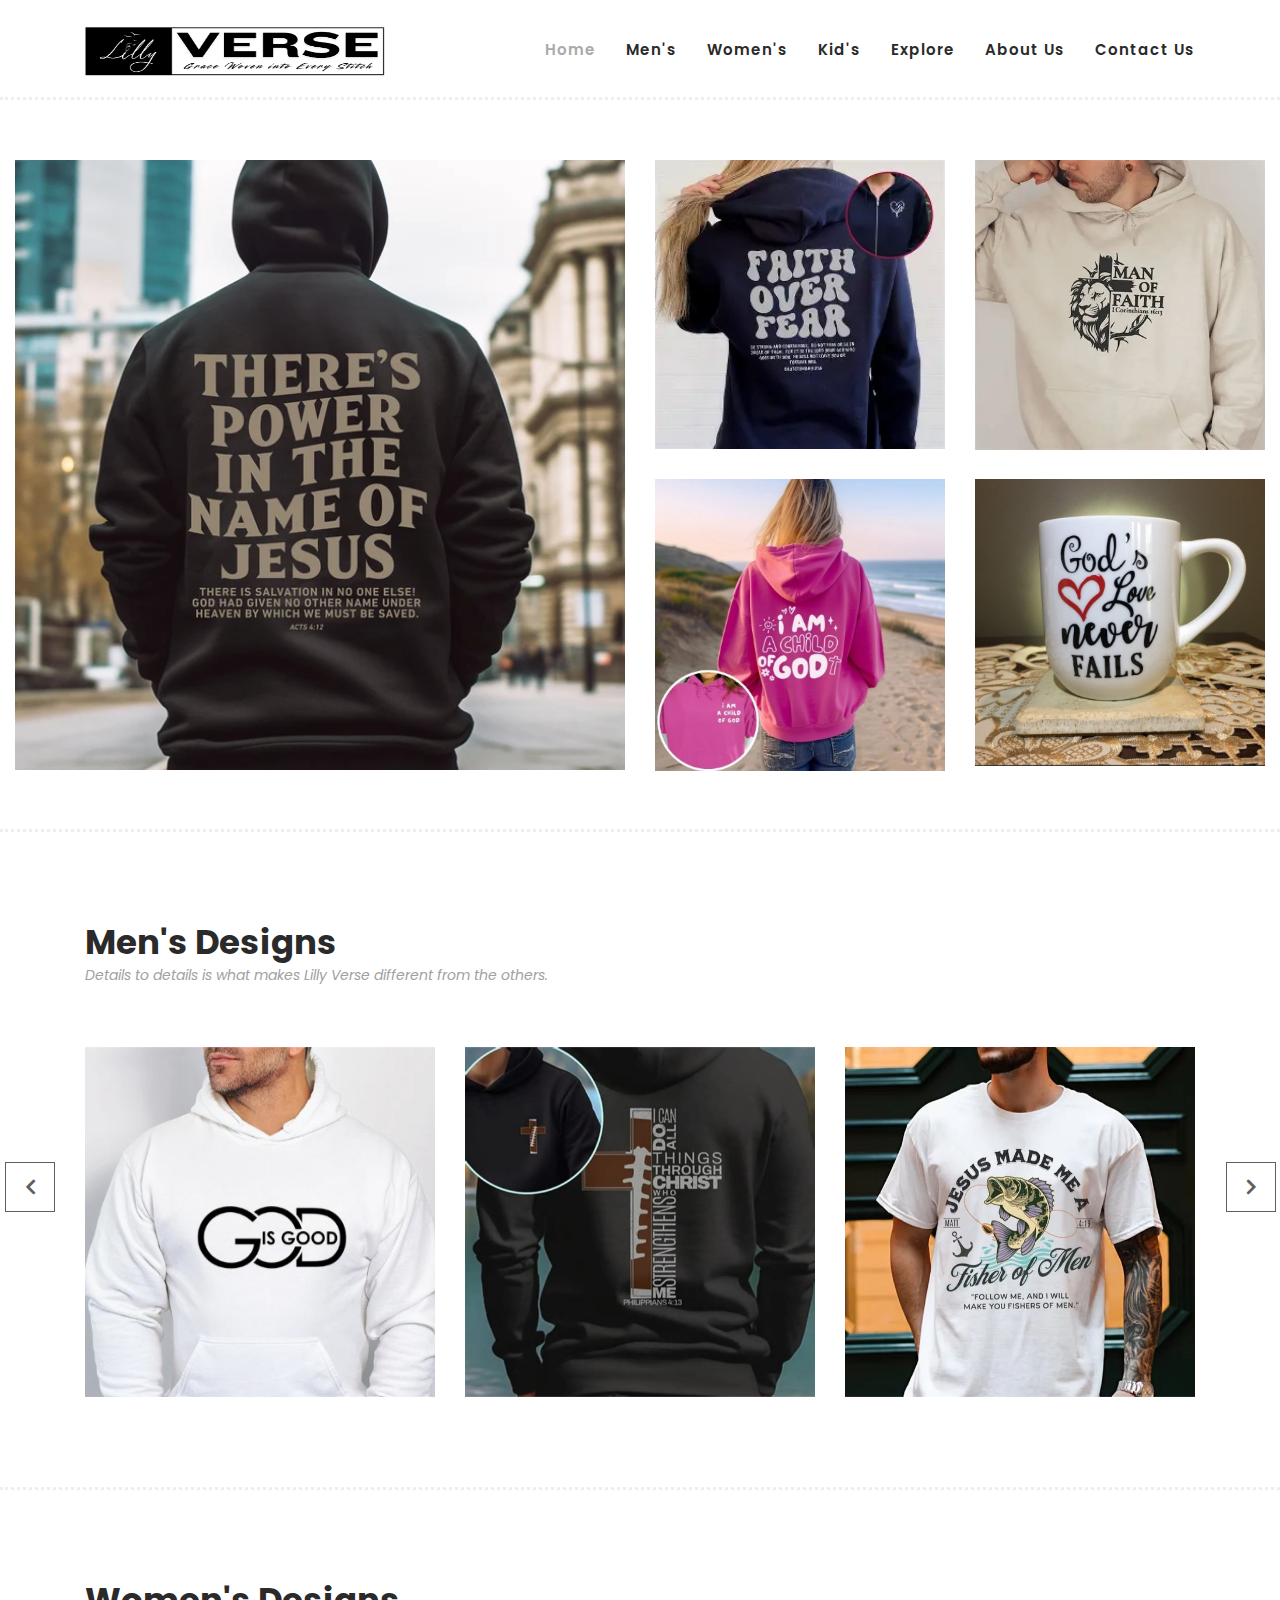
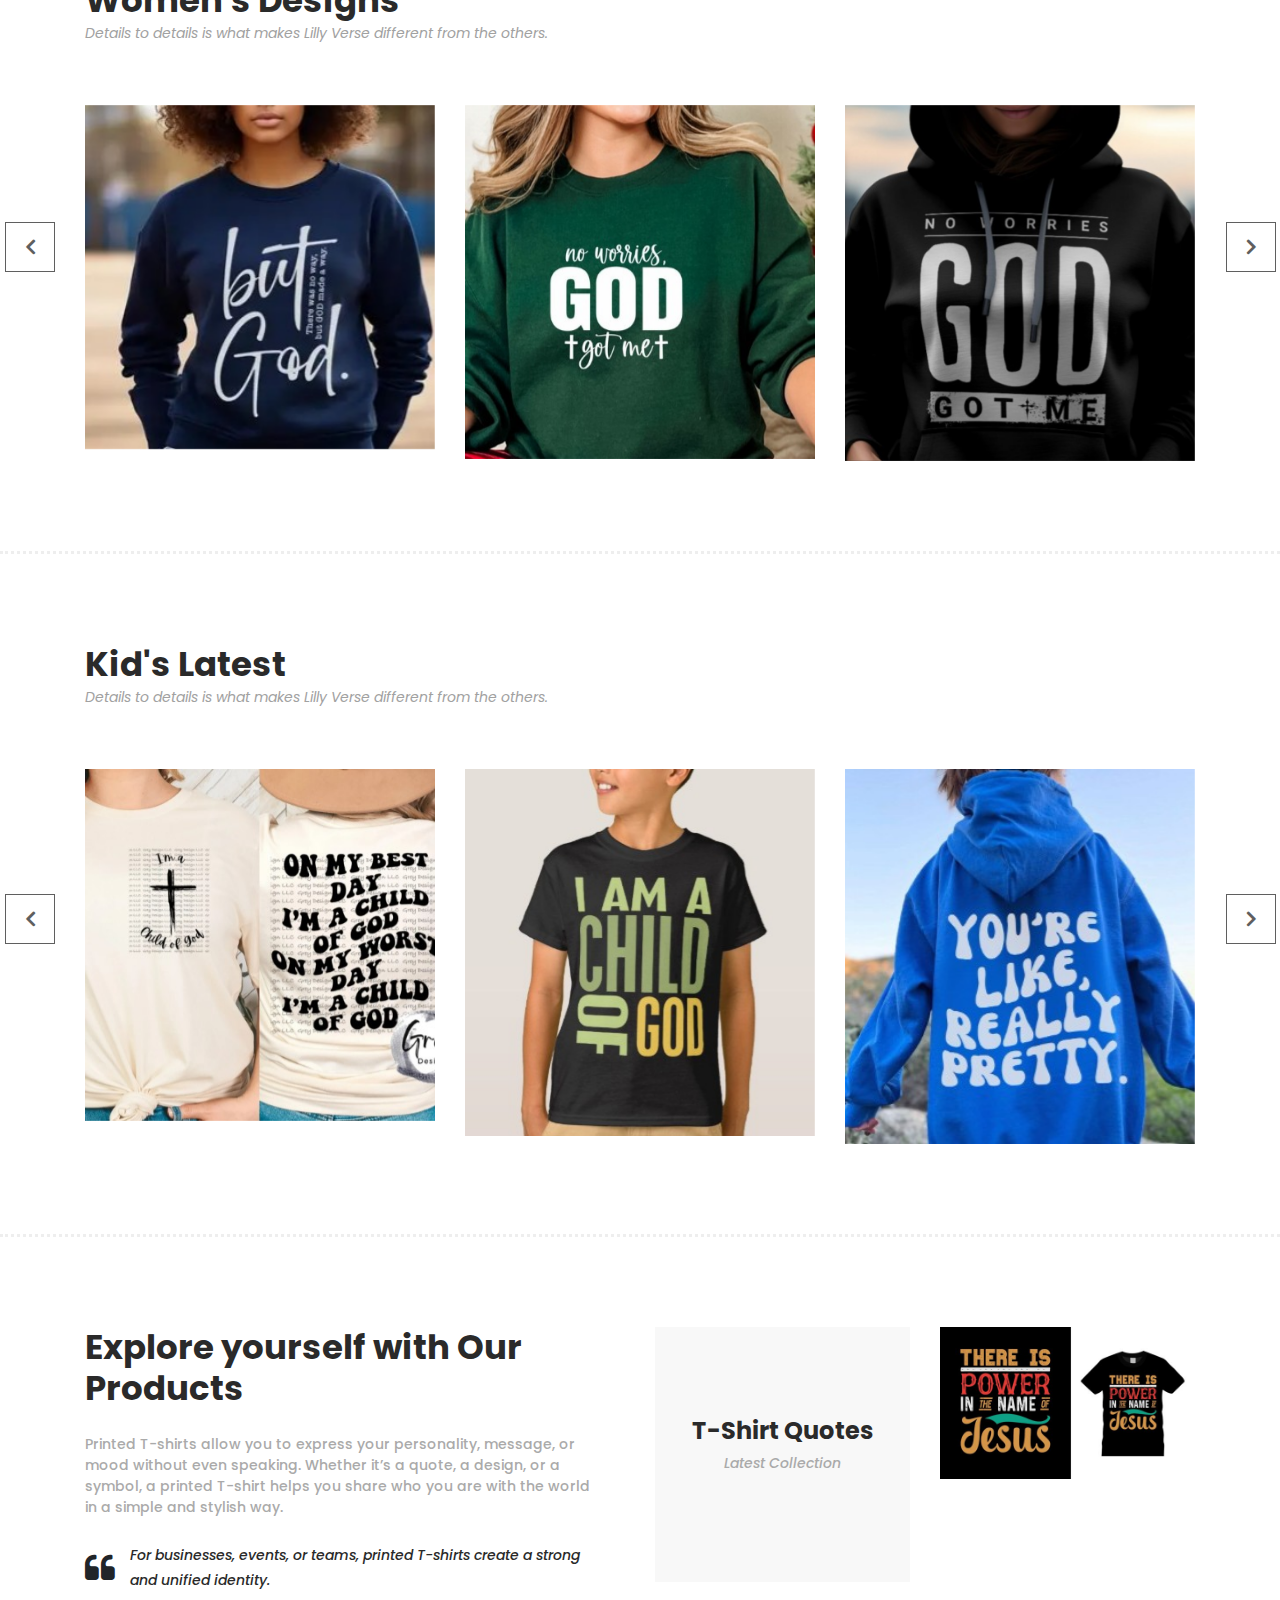
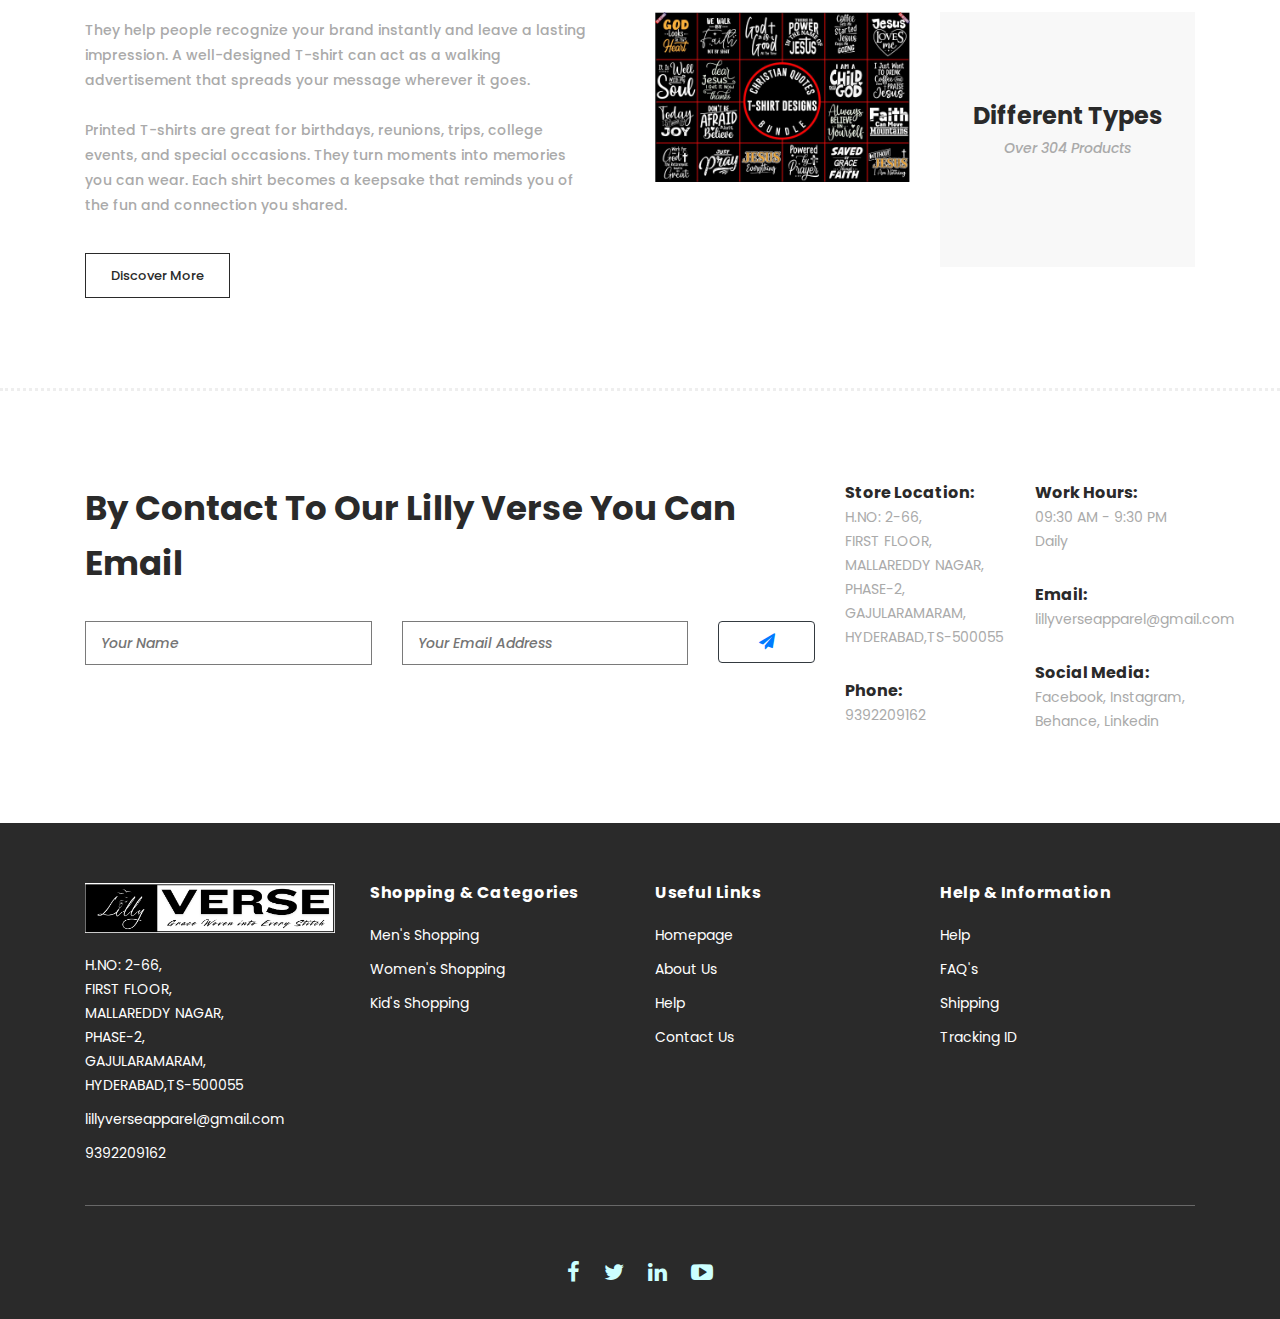
<file: index.html>
<!DOCTYPE html>
<html lang="en">

  <head>

    <meta charset="utf-8">
    <meta name="viewport" content="width=device-width, initial-scale=1, shrink-to-fit=no">
    <link href="https://fonts.googleapis.com/css?family=Poppins:100,200,300,400,500,600,700,800,900&display=swap" rel="stylesheet">

    <title>Lilly Verse</title>


    <!-- Additional CSS Files -->
    <link rel="stylesheet" type="text/css" href="assets/css/bootstrap.min.css">

    <link rel="stylesheet" type="text/css" href="assets/css/font-awesome.css">

    <link rel="stylesheet" href="assets/css/templatemo-hexashop.css">

    <link rel="stylesheet" href="assets/css/owl-carousel.css">

    <link rel="stylesheet" href="assets/css/lightbox.css">
    
    <link rel="icon" href="assets/images/favicon.png">
<!--

TemplateMo Lilly verse

https://Lillyverse.in

-->
    </head>
    
    <body>
    
    <!-- ***** Preloader Start ***** -->
    <div id="preloader">
        <div class="jumper">
            <div></div>
            <div></div>
            <div></div>
        </div>
    </div>  
    <!-- ***** Preloader End ***** -->
    
    
    <!-- ***** Header Area Start ***** -->
    <header class="header-area header-sticky">
        <div class="container">
            <div class="row">
                <div class="col-12">
                    <nav class="main-nav">
                        <!-- ***** Logo Start ***** -->
                        <a href="index.html" class="logo">
                            <img src="/assets/images/logo.png" height="50px" width="300px" alt="logo">
                        </a>
                        <!-- ***** Logo End ***** -->
                        <!-- ***** Menu Start ***** -->
                        <ul class="nav">
                            <li class="scroll-to-section"><a href="#top" class="active">Home</a></li>
                            <li class="scroll-to-section"><a href="#men">Men's</a></li>
                            <li class="scroll-to-section"><a href="#women">Women's</a></li>
                            <li class="scroll-to-section"><a href="#kids">Kid's</a></li>
                            <li class="scroll-to-section"><a href="#explore">Explore</a></li> 
                            <li class="scroll-to-section"><a href="about.html">About Us</a></li>
                            <li class="scroll-to-section"><a href="contact.html">Contact Us</a></li>
                        </ul>        
                        <a class='menu-trigger'>
                            <span>Menu</span>
                        </a>
                        <!-- ***** Menu End ***** -->
                    </nav>
                </div>
            </div>
        </div>
    </header>
    <!-- ***** Header Area End ***** -->

    <!-- ***** Main Banner Area Start ***** -->
    <div class="main-banner" id="top">
        <div class="container-fluid">
            <div class="row">
                <div class="col-lg-6">
                    <div class="left-content">
                        <div class="thumb">
                            <img src="assets/images/left-banner-image.jpg">
                        </div>
                    </div>
                </div>
                <div class="col-lg-6">
                    <div class="right-content">
                        <div class="row">
                            <div class="col-lg-6">
                                <div class="right-first-image">
                                    <div class="thumb">
                                        <div class="inner-content">
                                        </div>
                                        <div class="hover-content">
                                            <div class="inner-content">
                                                <h4>Women</h4>
                                                <p>We are using best Quotes for Women</p>
                                                <div class="main-border-button">
                                                    <a href="#women">More</a>
                                                </div>
                                            </div>
                                        </div>
                                        <img src="assets/images/baner-right-image-01.jpg" alt="women">
                                    </div>
                                </div>
                            </div>
                            <div class="col-lg-6">
                                <div class="right-first-image">
                                    <div class="thumb">
                                        <div class="inner-content">
                                        </div>
                                        <div class="hover-content">
                                            <div class="inner">
                                                <h4>Men</h4>
                                                <p>We are using best Quotes for Men</p>
                                                <div class="main-border-button">
                                                    <a href="#men">More</a>
                                                </div>
                                            </div>
                                        </div>
                                        <img src="assets/images/baner-right-image-02.jpg" alt="men">
                                    </div>
                                </div>
                            </div>
                            <div class="col-lg-6">
                                <div class="right-first-image">
                                    <div class="thumb">
                                        <div class="inner-content">
                                        </div>
                                        <div class="hover-content">
                                            <div class="inner">
                                                <h4>Kids</h4>
                                                <p>We are using best Quotes for Kids</p>
                                                <div class="main-border-button">
                                                    <a href="#kids">More</a>
                                                </div>
                                            </div>
                                        </div>
                                        <img src="assets/images/baner-right-image-03.jpg" alt="kids">
                                    </div>
                                </div>
                            </div>
                            <div class="col-lg-6">
                                <div class="right-first-image">
                                    <div class="thumb">
                                        <div class="inner-content">
                                        </div>
                                        <div class="hover-content">
                                            <div class="inner">
                                                <h4>Accessories</h4>
                                                <p>Best trend Accessories</p>
                                                <div class="main-border-button">
                                                    <a href="#explore">More</a>
                                                </div>
                                            </div>
                                        </div>
                                        <img src="assets/images/baner-right-image-04.jpg" alt="Accessories">
                                    </div>
                                </div>
                            </div>
                        </div>
                    </div>
                </div>
            </div>
        </div>
    </div>
    <!-- ***** Main Banner Area End ***** -->

    <!-- ***** Men Area Starts ***** -->
    <section class="section" id="men">
        <div class="container">
            <div class="row">
                <div class="col-lg-6">
                    <div class="section-heading">
                        <h2>Men's Designs</h2>
                        <span>Details to details is what makes Lilly Verse different from the others.</span>
                    </div>
                </div>
            </div>
        </div>
        <div class="container">
            <div class="row">
                <div class="col-lg-12">
                    <div class="men-item-carousel">
                        <div class="owl-men-item owl-carousel">
                            <div class="item">
                                <div class="thumb">
                                    <div class="hover-content">
                                        <ul>
                                            <li><a href="single-product.html"><i class="fa fa-eye"></i></a></li>
                                            <li><a href="single-product.html"><i class="fa fa-star"></i></a></li>
                                            <li><a href="single-product.html"><i class="fa fa-shopping-cart"></i></a></li>
                                        </ul>
                                    </div>
                                    <img src="assets/images/men-01.jpg" alt="">
                                </div>
                            </div>
                            <div class="item">
                                <div class="thumb">
                                    <div class="hover-content">
                                        <ul>
                                            <li><a href="single-product.html"><i class="fa fa-eye"></i></a></li>
                                            <li><a href="single-product.html"><i class="fa fa-star"></i></a></li>
                                            <li><a href="single-product.html"><i class="fa fa-shopping-cart"></i></a></li>
                                        </ul>
                                    </div>
                                    <img src="assets/images/men-02.jpg" alt="">
                                </div>
                            </div>
                            <div class="item">
                                <div class="thumb">
                                    <div class="hover-content">
                                        <ul>
                                            <li><a href="single-product.html"><i class="fa fa-eye"></i></a></li>
                                            <li><a href="single-product.html"><i class="fa fa-star"></i></a></li>
                                            <li><a href="single-product.html"><i class="fa fa-shopping-cart"></i></a></li>
                                        </ul>
                                    </div>
                                    <img src="assets/images/men-03.jpg" alt="">
                                </div>
                            </div>
                            <div class="item">
                                <div class="thumb">
                                    <div class="hover-content">
                                        <ul>
                                            <li><a href="single-product.html"><i class="fa fa-eye"></i></a></li>
                                            <li><a href="single-product.html"><i class="fa fa-star"></i></a></li>
                                            <li><a href="single-product.html"><i class="fa fa-shopping-cart"></i></a></li>
                                        </ul>
                                    </div>
                                    <img src="assets/images/men-01.jpg" alt="">
                                </div>
                            </div>
                        </div>
                    </div>
                </div>
            </div>
        </div>
    </section>
    <!-- ***** Men Area Ends ***** -->

    <!-- ***** Women Area Starts ***** -->
    <section class="section" id="women">
        <div class="container">
            <div class="row">
                <div class="col-lg-6">
                    <div class="section-heading">
                        <h2>Women's Designs</h2>
                        <span>Details to details is what makes Lilly Verse different from the others.</span>
                    </div>
                </div>
            </div>
        </div>
        <div class="container">
            <div class="row">
                <div class="col-lg-12">
                    <div class="women-item-carousel">
                        <div class="owl-women-item owl-carousel">
                            <div class="item">
                                <div class="thumb">
                                    <div class="hover-content">
                                        <ul>
                                            <li><a href="single-product.html"><i class="fa fa-eye"></i></a></li>
                                            <li><a href="single-product.html"><i class="fa fa-star"></i></a></li>
                                            <li><a href="single-product.html"><i class="fa fa-shopping-cart"></i></a></li>
                                        </ul>
                                    </div>
                                    <img src="assets/images/women-01.jpg" alt="">
                                </div>
                            </div>
                            <div class="item">
                                <div class="thumb">
                                    <div class="hover-content">
                                        <ul>
                                            <li><a href="single-product.html"><i class="fa fa-eye"></i></a></li>
                                            <li><a href="single-product.html"><i class="fa fa-star"></i></a></li>
                                            <li><a href="single-product.html"><i class="fa fa-shopping-cart"></i></a></li>
                                        </ul>
                                    </div>
                                    <img src="assets/images/women-02.jpg" alt="">
                                </div>
                            </div>
                            <div class="item">
                                <div class="thumb">
                                    <div class="hover-content">
                                        <ul>
                                            <li><a href="single-product.html"><i class="fa fa-eye"></i></a></li>
                                            <li><a href="single-product.html"><i class="fa fa-star"></i></a></li>
                                            <li><a href="single-product.html"><i class="fa fa-shopping-cart"></i></a></li>
                                        </ul>
                                    </div>
                                    <img src="assets/images/women-03.jpg" alt="">
                                </div>
                            </div>
                            <div class="item">
                                <div class="thumb">
                                    <div class="hover-content">
                                        <ul>
                                            <li><a href="single-product.html"><i class="fa fa-eye"></i></a></li>
                                            <li><a href="single-product.html"><i class="fa fa-star"></i></a></li>
                                            <li><a href="single-product.html"><i class="fa fa-shopping-cart"></i></a></li>
                                        </ul>
                                    </div>
                                    <img src="assets/images/women-01.jpg" alt="">
                                </div>
                            </div>
                        </div>
                    </div>
                </div>
            </div>
        </div>
    </section>
    <!-- ***** Women Area Ends ***** -->

    <!-- ***** Kids Area Starts ***** -->
    <section class="section" id="kids">
        <div class="container">
            <div class="row">
                <div class="col-lg-6">
                    <div class="section-heading">
                        <h2>Kid's Latest</h2>
                        <span>Details to details is what makes Lilly Verse different from the others.</span>
                    </div>
                </div>
            </div>
        </div>
        <div class="container">
            <div class="row">
                <div class="col-lg-12">
                    <div class="kid-item-carousel">
                        <div class="owl-kid-item owl-carousel">
                            <div class="item">
                                <div class="thumb">
                                    <div class="hover-content">
                                        <ul>
                                            <li><a href="single-product.html"><i class="fa fa-eye"></i></a></li>
                                            <li><a href="single-product.html"><i class="fa fa-star"></i></a></li>
                                            <li><a href="single-product.html"><i class="fa fa-shopping-cart"></i></a></li>
                                        </ul>
                                    </div>
                                    <img src="assets/images/kid-01.jpg" alt="">
                                </div>
                            </div>
                            <div class="item">
                                <div class="thumb">
                                    <div class="hover-content">
                                        <ul>
                                            <li><a href="single-product.html"><i class="fa fa-eye"></i></a></li>
                                            <li><a href="single-product.html"><i class="fa fa-star"></i></a></li>
                                            <li><a href="single-product.html"><i class="fa fa-shopping-cart"></i></a></li>
                                        </ul>
                                    </div>
                                    <img src="assets/images/kid-02.jpg" alt="">
                                </div>
                            </div>
                            <div class="item">
                                <div class="thumb">
                                    <div class="hover-content">
                                        <ul>
                                            <li><a href="single-product.html"><i class="fa fa-eye"></i></a></li>
                                            <li><a href="single-product.html"><i class="fa fa-star"></i></a></li>
                                            <li><a href="single-product.html"><i class="fa fa-shopping-cart"></i></a></li>
                                        </ul>
                                    </div>
                                    <img src="assets/images/kid-03.jpg" alt="">
                                </div>
                            </div>
                            <div class="item">
                                <div class="thumb">
                                    <div class="hover-content">
                                        <ul>
                                            <li><a href="single-product.html"><i class="fa fa-eye"></i></a></li>
                                            <li><a href="single-product.html"><i class="fa fa-star"></i></a></li>
                                            <li><a href="single-product.html"><i class="fa fa-shopping-cart"></i></a></li>
                                        </ul>
                                    </div>
                                    <img src="assets/images/kid-01.jpg" alt="">
                                </div>
                            </div>
                        </div>
                    </div>
                </div>
            </div>
        </div>
    </section>
    <!-- ***** Kids Area Ends ***** -->

    <!-- ***** Explore Area Starts ***** -->
    <section class="section" id="explore">
        <div class="container">
            <div class="row">
                <div class="col-lg-6">
                    <div class="left-content">
                        <h2>Explore yourself with Our Products</h2>
                        <span>Printed T-shirts allow you to express your personality, message, or mood without even speaking. Whether it’s a quote, a design, or a symbol, a printed T-shirt helps you share who you are with the world in a simple and stylish way.</span>
                        <div class="quote">
                            <i class="fa fa-quote-left"></i><p>For businesses, events, or teams, printed T-shirts create a strong and unified identity.</p>
                        </div>
                        <p>They help people recognize your brand instantly and leave a lasting impression. A well-designed T-shirt can act as a walking advertisement that spreads your message wherever it goes.</p>
                        <p>Printed T-shirts are great for birthdays, reunions, trips, college events, and special occasions. They turn moments into memories you can wear. Each shirt becomes a keepsake that reminds you of the fun and connection you shared.</p>
                        <div class="main-border-button">
                            <a href="products.html">Discover More</a>
                        </div>
                    </div>
                </div>
                <div class="col-lg-6">
                    <div class="right-content">
                        <div class="row">
                            <div class="col-lg-6">
                                <div class="leather">
                                    <h4>T-Shirt Quotes</h4>
                                    <span>Latest Collection</span>
                                </div>
                            </div>
                            <div class="col-lg-6">
                                <div class="first-image">
                                    <img src="assets/images/explore-image-01.jpg" alt="">
                                </div>
                            </div>
                            <div class="col-lg-6">
                                <div class="second-image">
                                    <img src="assets/images/explore-image-02.jpg" alt="">
                                </div>
                            </div>
                            <div class="col-lg-6">
                                <div class="types">
                                    <h4>Different Types</h4>
                                    <span>Over 304 Products</span>
                                </div>
                            </div>
                        </div>
                    </div>
                </div>
            </div>
        </div>
    </section>
    <!-- ***** Explore Area Ends ***** -->

    <!-- ***** Contact Area Starts ***** -->
    <div class="subscribe">
        <div class="container">
            <div class="row">
                <div class="col-lg-8">
                    <div class="section-heading">
                        <h2>By Contact To Our Lilly Verse You Can Email</h2>
                    </div>
                    <form id="subscribe" action="" method="get">
                        <div class="row">
                          <div class="col-lg-5">
                            <fieldset>
                              <input name="name" type="text" id="name" placeholder="Your Name" required="">
                            </fieldset>
                          </div>
                          <div class="col-lg-5">
                            <fieldset>
                              <input name="email" type="text" id="email" pattern="[^ @]*@[^ @]*" placeholder="Your Email Address" required="">
                            </fieldset>
                          </div>
                          <div class="col-lg-2">
                            <fieldset>
                              <a href="mailto:lillyverseapparel@gmail.com"><div type="button" id="form-submit" class="border border-dark p-2  rounded text-center"><i class="fa fa-paper-plane"></i></div></a>
                            </fieldset>
                          </div>
                        </div>
                    </form>
                </div>
                <div class="col-lg-4">
                    <div class="row">
                        <div class="col-6">
                            <ul>
                                <li>Store Location:<br><span>H.NO: 2-66,<br>FIRST FLOOR,<br>MALLAREDDY NAGAR,<br>PHASE-2,<br>GAJULARAMARAM,<br>HYDERABAD,TS-500055</span></li>
                                <li>Phone:<br><span>9392209162</span></li>
                            </ul>
                        </div>
                        <div class="col-6">
                            <ul>
                                   <li>Work Hours:<br><span>09:30 AM - 9:30 PM Daily</span></li>
                                <li>Email:<br><span>lillyverseapparel@gmail.com</span></li>
                                <li>Social Media:<br><span><a href="#">Facebook</a>, <a href="#">Instagram</a>, <a href="#">Behance</a>, <a href="#">Linkedin</a></span></li>
                            </ul>
                        </div>
                    </div>
                </div>
            </div>
        </div>
    </div>
    <!-- ***** Contact Area Ends ***** -->
    
    <!-- ***** Footer Start ***** -->
    <footer>
        <div class="container">
            <div class="row">
                <div class="col-lg-3">
                    <div class="first-item">
                        <div class="logo">
                            <img src="assets/images/logo.png" height="50px" width="250px" alt="logo">
                        </div>
                        <ul>
                            <li><a href="#">H.NO: 2-66,<br>FIRST FLOOR,<br>MALLAREDDY NAGAR,<br>PHASE-2,<br>GAJULARAMARAM,<br>HYDERABAD,TS-500055</a></li>
                            <li><a href="#">lillyverseapparel@gmail.com</a></li>
                            <li><a href="#">9392209162</a></li>
                        </ul>
                    </div>
                </div>
                <div class="col-lg-3">
                    <h4>Shopping &amp; Categories</h4>
                    <ul>
                        <li><a href="#men">Men's Shopping</a></li>
                        <li><a href="#women">Women's Shopping</a></li>
                        <li><a href="#kid">Kid's Shopping</a></li>
                    </ul>
                </div>
                <div class="col-lg-3">
                    <h4>Useful Links</h4>
                    <ul>
                        <li><a href="index.html">Homepage</a></li>
                        <li><a href="about.html">About Us</a></li>
                        <li><a href="#explore">Help</a></li>
                        <li><a href="contact.html">Contact Us</a></li>
                    </ul>
                </div>
                <div class="col-lg-3">
                    <h4>Help &amp; Information</h4>
                    <ul>
                        <li><a href="#">Help</a></li>
                        <li><a href="#">FAQ's</a></li>
                        <li><a href="#">Shipping</a></li>
                        <li><a href="#">Tracking ID</a></li>
                    </ul>
                </div>
                <div class="col-lg-12">
                    <div class="under-footer">
                        <ul>
                            <li><a href="#"><i class="fa fa-facebook"></i></a></li>
                            <li><a href="#"><i class="fa fa-twitter"></i></a></li>
                            <li><a href="#"><i class="fa fa-linkedin"></i></a></li>
                            <li><a href="#"><i class="fa fa-youtube-play"></i></a></li>
                        </ul>
                    </div>
                </div>
            </div>
        </div>
    </footer>
    

    <!-- jQuery -->
    <script src="assets/js/jquery-2.1.0.min.js"></script>

    <!-- Bootstrap -->
    <script src="assets/js/popper.js"></script>
    <script src="assets/js/bootstrap.min.js"></script>

    <!-- Plugins -->
    <script src="assets/js/owl-carousel.js"></script>
    <script src="assets/js/accordions.js"></script>
    <script src="assets/js/datepicker.js"></script>
    <script src="assets/js/scrollreveal.min.js"></script>
    <script src="assets/js/waypoints.min.js"></script>
    <script src="assets/js/jquery.counterup.min.js"></script>
    <script src="assets/js/imgfix.min.js"></script> 
    <script src="assets/js/slick.js"></script> 
    <script src="assets/js/lightbox.js"></script> 
    <script src="assets/js/isotope.js"></script> 
    
    <!-- Global Init -->
    <script src="assets/js/custom.js"></script>

    <script>

        $(function() {
            var selectedClass = "";
            $("p").click(function(){
            selectedClass = $(this).attr("data-rel");
            $("#portfolio").fadeTo(50, 0.1);
                $("#portfolio div").not("."+selectedClass).fadeOut();
            setTimeout(function() {
              $("."+selectedClass).fadeIn();
              $("#portfolio").fadeTo(50, 1);
            }, 500);
                
            });
        });

    </script>

  </body>
</html>
</file>
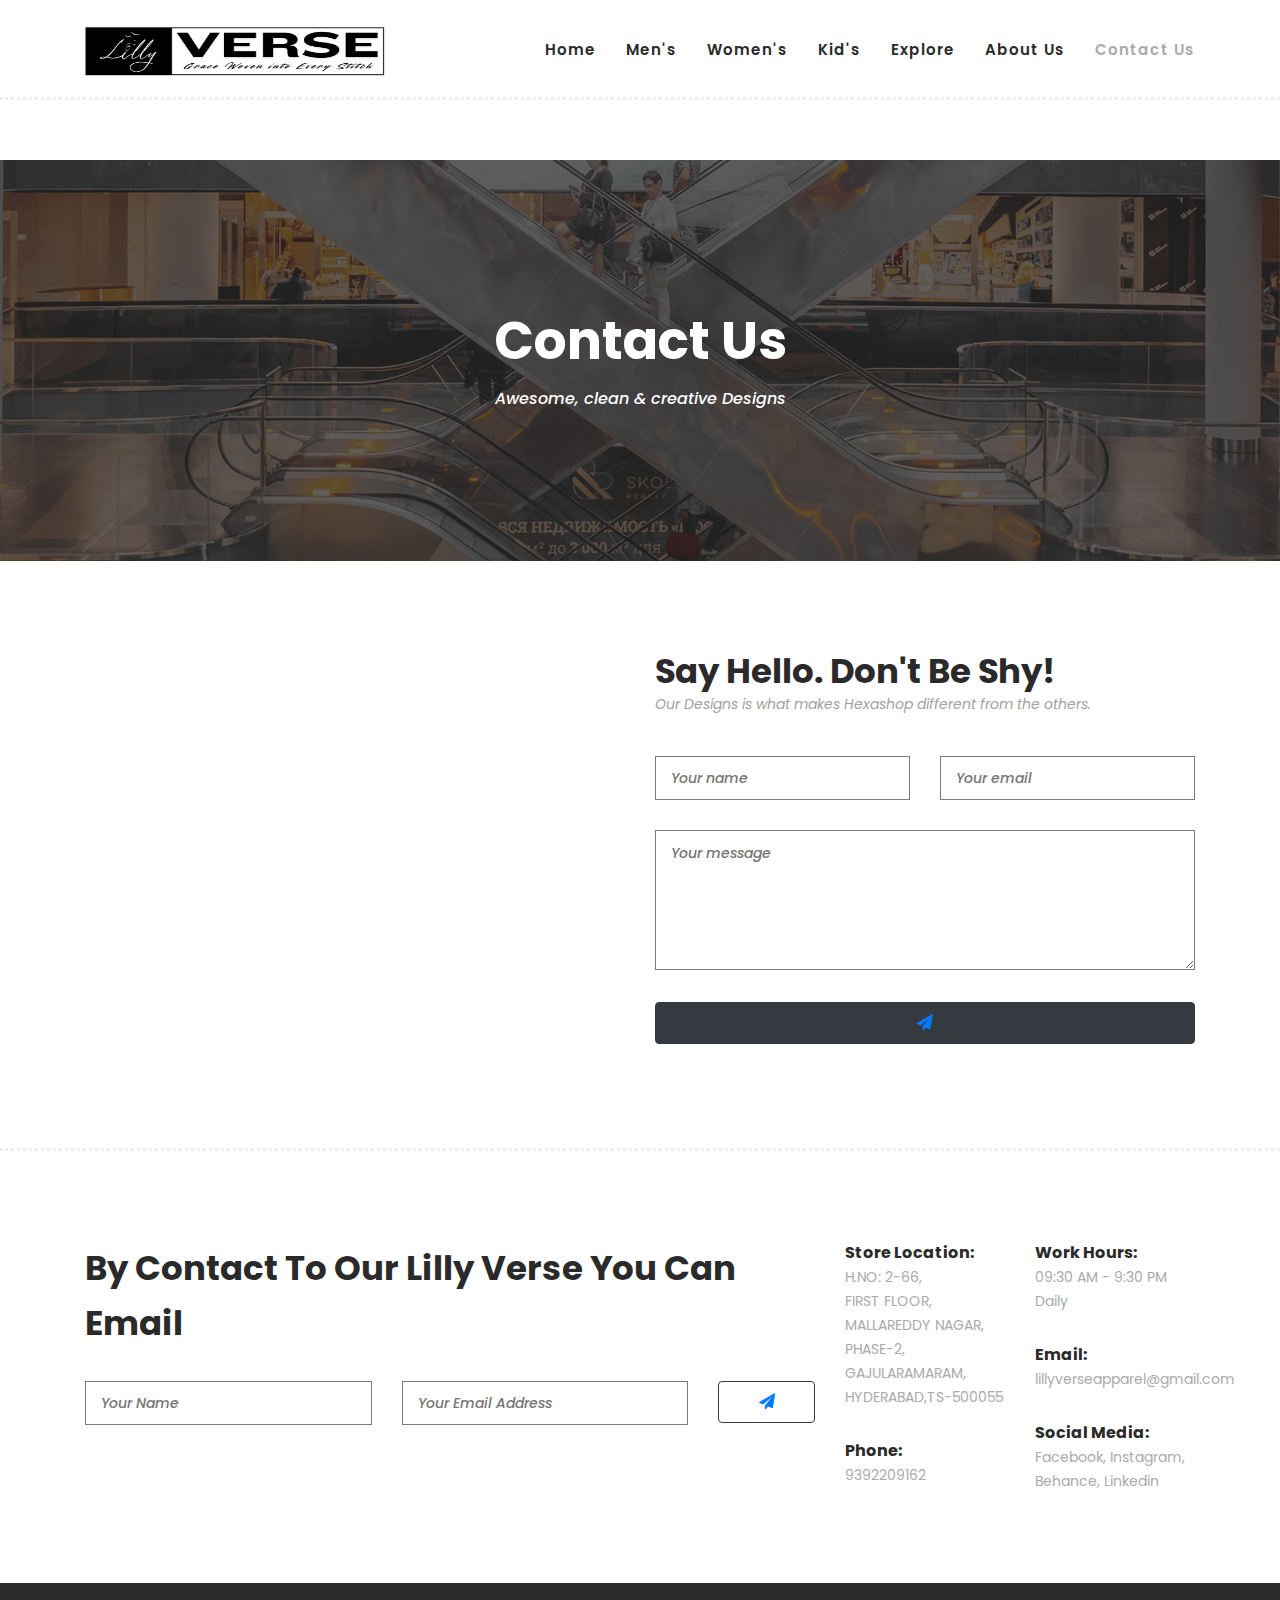
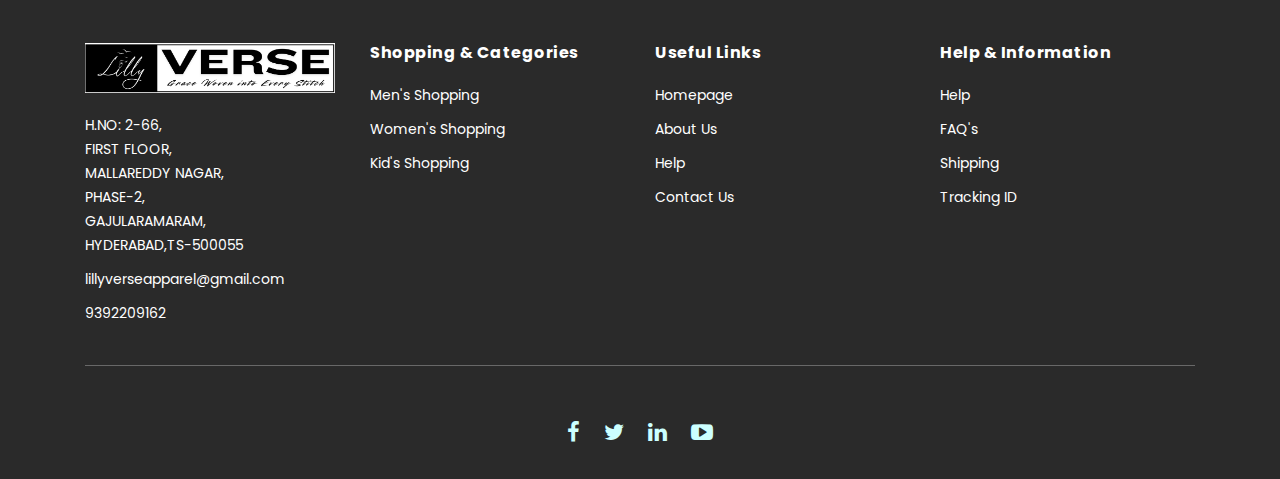
<file: contact.html>
<!DOCTYPE html>
<html lang="en">

  <head>

    <meta charset="utf-8">
    <meta name="viewport" content="width=device-width, initial-scale=1, shrink-to-fit=no">
    <meta name="description" content="">
    <meta name="author" content="">
    <link href="https://fonts.googleapis.com/css?family=Poppins:100,200,300,400,500,600,700,800,900&display=swap" rel="stylesheet">

    <title>Lillyverse - Contact Page</title>


    <!-- Additional CSS Files -->
    <link rel="stylesheet" type="text/css" href="assets/css/bootstrap.min.css">

    <link rel="stylesheet" type="text/css" href="assets/css/font-awesome.css">

    <link rel="stylesheet" href="assets/css/templatemo-hexashop.css">

    <link rel="stylesheet" href="assets/css/owl-carousel.css">

    <link rel="stylesheet" href="assets/css/lightbox.css">

    <link rel="icon" href="assets/images/favicon.png">
<!--

TemplateMo 571 Hexashop

https://Lillyverse.in/

-->
    </head>
    
    <body>
    
    <!-- ***** Preloader Start ***** -->
    <div id="preloader">
        <div class="jumper">
            <div></div>
            <div></div>
            <div></div>
        </div>
    </div>  
    <!-- ***** Preloader End ***** -->
    
    
    <!-- ***** Header Area Start ***** -->
    <header class="header-area header-sticky">
        <div class="container">
            <div class="row">
                <div class="col-12">
                    <nav class="main-nav">
                        <!-- ***** Logo Start ***** -->
                        <a href="index.html" class="logo">
                            <img src="assets/images/logo.png" height="50px" width="300px" alt="logo">
                        </a>
                        <!-- ***** Logo End ***** -->
                        <!-- ***** Menu Start ***** -->
                        <ul class="nav">
                            <li class="scroll-to-section"><a href="index.html">Home</a></li>
                            <li class="scroll-to-section"><a href="index.html">Men's</a></li>
                            <li class="scroll-to-section"><a href="index.html">Women's</a></li>
                            <li class="scroll-to-section"><a href="index.html">Kid's</a></li>
                            <li class="scroll-to-section"><a href="index.html">Explore</a></li> 
                            <li class="scroll-to-section"><a href="about.html" >About Us</a></li>
                            <li class="scroll-to-section"><a href="contact.html" class="active">Contact Us</a></li>
                        </ul>        
                        <a class='menu-trigger'>
                            <span>Menu</span>
                        </a>
                        <!-- ***** Menu End ***** -->
                    </nav>
                </div>
            </div>
        </div>
    </header>
    <!-- ***** Header Area End ***** -->

    <!-- ***** Main Banner Area Start ***** -->
    <div class="page-heading about-page-heading" id="top">
        <div class="container">
            <div class="row">
                <div class="col-lg-12">
                    <div class="inner-content">
                        <h2>Contact Us</h2>
                        <span>Awesome, clean &amp; creative Designs</span>
                    </div>
                </div>
            </div>
        </div>
    </div>
    <!-- ***** Main Banner Area End ***** -->

    <!-- ***** Contact Area Starts ***** -->
    <div class="contact-us">
        <div class="container">
            <div class="row">
                <div class="col-lg-6">
                    <div id="map">
                      <iframe src="https://www.google.com/maps/embed?pb=!1m18!1m12!1m3!1d3804.720325564445!2d78.41623227493795!3d17.52085908338925!2m3!1f0!2f0!3f0!3m2!1i1024!2i768!4f13.1!3m3!1m2!1s0x3bcb8f46b2aece0f%3A0x2f2d1d07afc26811!2sMalla%20Reddy%20Nagar%20Phase%202!5e0!3m2!1sen!2sin!4v1763124348183!5m2!1sen!2sin" width="100%" height="400" style="border:0;" allowfullscreen="" loading="lazy" referrerpolicy="no-referrer-when-downgrade"></iframe>
                      
                    </div>
                </div>
                <div class="col-lg-6">
                    <div class="section-heading">
                        <h2>Say Hello. Don't Be Shy!</h2>
                        <span>Our Designs is what makes Hexashop different from the others.</span>
                    </div>
                    <form id="contact" action="" method="post">
                        <div class="row">
                          <div class="col-lg-6">
                            <fieldset>
                              <input name="name" type="text" id="name" placeholder="Your name" required="">
                            </fieldset>
                          </div>
                          <div class="col-lg-6">
                            <fieldset>
                              <input name="email" type="text" id="email" placeholder="Your email" required="">
                            </fieldset>
                          </div>
                          <div class="col-lg-12">
                            <fieldset>
                              <textarea name="message" rows="6" id="message" placeholder="Your message" required=""></textarea>
                            </fieldset>
                          </div>
                          <div class="col-lg-12">
                            <fieldset>
                              <a href="mailto:lillyverseapparel@gmail.com"><div type="button" id="form-submit" class="border border-dark bg-dark p-2  rounded text-center"><i class="fa fa-paper-plane"></i></div></a>
                          </div>
                        </div>
                      </form>
                </div>
            </div>
        </div>
    </div>
    <!-- ***** Contact Area Ends ***** -->

    <!-- ***** Contact Area Starts ***** -->
    <div class="subscribe">
        <div class="container">
            <div class="row">
                <div class="col-lg-8">
                    <div class="section-heading">
                        <h2>By Contact To Our Lilly Verse You Can Email</h2>
                    </div>
                    <form id="subscribe" action="" method="get">
                        <div class="row">
                          <div class="col-lg-5">
                            <fieldset>
                              <input name="name" type="text" id="name" placeholder="Your Name" required="">
                            </fieldset>
                          </div>
                          <div class="col-lg-5">
                            <fieldset>
                              <input name="email" type="text" id="email" pattern="[^ @]*@[^ @]*" placeholder="Your Email Address" required="">
                            </fieldset>
                          </div>
                          <div class="col-lg-2">
                            <fieldset>
                              <a href="mailto:lillyverseapparel@gmail.com"><div type="button" id="form-submit" class="border border-dark p-2  rounded text-center"><i class="fa fa-paper-plane"></i></div></a>
                            </fieldset>
                          </div>
                        </div>
                    </form>
                </div>
                <div class="col-lg-4">
                    <div class="row">
                        <div class="col-6">
                            <ul>
                                <li>Store Location:<br><span>H.NO: 2-66,<br>FIRST FLOOR,<br>MALLAREDDY NAGAR,<br>PHASE-2,<br>GAJULARAMARAM,<br>HYDERABAD,TS-500055</span></li>
                                <li>Phone:<br><span>9392209162</span></li>
                            </ul>
                        </div>
                        <div class="col-6">
                            <ul>
                                   <li>Work Hours:<br><span>09:30 AM - 9:30 PM Daily</span></li>
                                <li>Email:<br><span>lillyverseapparel@gmail.com</span></li>
                                <li>Social Media:<br><span><a href="#">Facebook</a>, <a href="#">Instagram</a>, <a href="#">Behance</a>, <a href="#">Linkedin</a></span></li>
                            </ul>
                        </div>
                    </div>
                </div>
            </div>
        </div>
    </div>
    <!-- ***** Contact Area Ends ***** -->

    <!-- ***** Footer Start ***** -->
    <footer>
        <div class="container">
            <div class="row">
                <div class="col-lg-3">
                    <div class="first-item">
                        <div class="logo">
                            <img src="assets/images/logo.png" height="50px" width="250px" alt="logo">
                        </div>
                        <ul>
                            <li><a href="#">H.NO: 2-66,<br>FIRST FLOOR,<br>MALLAREDDY NAGAR,<br>PHASE-2,<br>GAJULARAMARAM,<br>HYDERABAD,TS-500055</a></li>
                            <li><a href="#">lillyverseapparel@gmail.com</a></li>
                            <li><a href="#">9392209162</a></li>
                        </ul>
                    </div>
                </div>
                <div class="col-lg-3">
                    <h4>Shopping &amp; Categories</h4>
                    <ul>
                        <li><a href="#men">Men's Shopping</a></li>
                        <li><a href="#women">Women's Shopping</a></li>
                        <li><a href="#kid">Kid's Shopping</a></li>
                    </ul>
                </div>
                <div class="col-lg-3">
                    <h4>Useful Links</h4>
                    <ul>
                        <li><a href="index.html">Homepage</a></li>
                        <li><a href="about.html">About Us</a></li>
                        <li><a href="#explore">Help</a></li>
                        <li><a href="contact.html">Contact Us</a></li>
                    </ul>
                </div>
                <div class="col-lg-3">
                    <h4>Help &amp; Information</h4>
                    <ul>
                        <li><a href="#">Help</a></li>
                        <li><a href="#">FAQ's</a></li>
                        <li><a href="#">Shipping</a></li>
                        <li><a href="#">Tracking ID</a></li>
                    </ul>
                </div>
                <div class="col-lg-12">
                    <div class="under-footer">
                        <ul>
                            <li><a href="#"><i class="fa fa-facebook"></i></a></li>
                            <li><a href="#"><i class="fa fa-twitter"></i></a></li>
                            <li><a href="#"><i class="fa fa-linkedin"></i></a></li>
                            <li><a href="#"><i class="fa fa-youtube-play"></i></a></li>
                        </ul>
                    </div>
                </div>
            </div>
        </div>
    </footer>
    

    <!-- jQuery -->
    <script src="assets/js/jquery-2.1.0.min.js"></script>

    <!-- Bootstrap -->
    <script src="assets/js/popper.js"></script>
    <script src="assets/js/bootstrap.min.js"></script>

    <!-- Plugins -->
    <script src="assets/js/owl-carousel.js"></script>
    <script src="assets/js/accordions.js"></script>
    <script src="assets/js/datepicker.js"></script>
    <script src="assets/js/scrollreveal.min.js"></script>
    <script src="assets/js/waypoints.min.js"></script>
    <script src="assets/js/jquery.counterup.min.js"></script>
    <script src="assets/js/imgfix.min.js"></script> 
    <script src="assets/js/slick.js"></script> 
    <script src="assets/js/lightbox.js"></script> 
    <script src="assets/js/isotope.js"></script> 
    
    <!-- Global Init -->
    <script src="assets/js/custom.js"></script>

    <script>

        $(function() {
            var selectedClass = "";
            $("p").click(function(){
            selectedClass = $(this).attr("data-rel");
            $("#portfolio").fadeTo(50, 0.1);
                $("#portfolio div").not("."+selectedClass).fadeOut();
            setTimeout(function() {
              $("."+selectedClass).fadeIn();
              $("#portfolio").fadeTo(50, 1);
            }, 500);
                
            });
        });

    </script>

  </body>

</html>
</file>
<file: assets/css/templatemo-hexashop.css>
/*

TemplateMo 571 Hexashop

https://templatemo.com/tm-571-hexashop

*/

/* ---------------------------------------------
Table of contents
------------------------------------------------
01. font & reset css
02. reset
03. global styles
04. header
05. banner
06. features
07. testimonials
08. contact
09. footer
10. preloader
11. search
12. portfolio

--------------------------------------------- */
/* 
---------------------------------------------
font & reset css
--------------------------------------------- 
*/
@import url("https://fonts.googleapis.com/css?family=Poppins:100,200,300,400,500,600,700,800,900");
/* 
---------------------------------------------
reset
--------------------------------------------- 
*/
html, body, div, span, applet, object, iframe, h1, h2, h3, h4, h5, h6, p, blockquote, div
pre, a, abbr, acronym, address, big, cite, code, del, dfn, em, font, img, ins, kbd, q,
s, samp, small, strike, strong, sub, sup, tt, var, b, u, i, center, dl, dt, dd, ol, ul, li,
figure, header, nav, section, article, aside, footer, figcaption {
  margin: 0;
  padding: 0;
  border: 0;
  outline: 0;
}

.clearfix:after {
  content: ".";
  display: block;
  clear: both;
  visibility: hidden;
  line-height: 0;
  height: 0;
}

.clearfix {
  display: inline-block;
}

html[xmlns] .clearfix {
  display: block;
}

* html .clearfix {
  height: 1%;
}

ul, li {
  padding: 0;
  margin: 0;
  list-style: none;
}

header, nav, section, article, aside, footer, hgroup {
  display: block;
}

* {
  box-sizing: border-box;
}

html, body {
  font-family: 'Poppins', sans-serif;
  font-weight: 400;
  background-color: #fff;
  font-size: 16px;
  -ms-text-size-adjust: 100%;
  -webkit-font-smoothing: antialiased;
  -moz-osx-font-smoothing: grayscale;
}

a {
  text-decoration: none !important;
}

h1, h2, h3, h4, h5, h6 {
  margin-top: 0px;
  margin-bottom: 0px;
}

ul {
  margin-bottom: 0px;
}

p {
  font-size: 14px;
  line-height: 25px;
  color: #2a2a2a;
}

/* 
---------------------------------------------
global styles
--------------------------------------------- 
*/
html,
body {
  background: #fff;
  font-family: 'Poppins', sans-serif;
}

::selection {
  background: #2a2a2a;
  color: #fff;
}

::-moz-selection {
  background: #2a2a2a;
  color: #fff;
}

@media (max-width: 991px) {
  html, body {
    overflow-x: hidden;
  }
  .mobile-top-fix {
    margin-top: 30px;
    margin-bottom: 0px;
  }
  .mobile-bottom-fix {
    margin-bottom: 30px;
  }
  .mobile-bottom-fix-big {
    margin-bottom: 60px;
  }
}

.main-border-button a {
  font-size: 13px;
  color: #fff;
  border: 1px solid #fff;
  padding: 12px 25px;
  display: inline-block;
  font-weight: 500;
  transition: all .3s;
}

.main-border-button a:hover {
  background-color: #fff;
  color: #2a2a2a;
}

.main-white-button a {
  font-size: 13px;
  color: #2a2a2a;
  background-color: #fff;
  padding: 12px 25px;
  display: inline-block;
  border-radius: 3px;
  font-weight: 600;
  transition: all .3s;
}

.main-white-button a:hover {
  opacity: 0.9;
}

.main-text-button a {
  font-size: 13px;
  color: #fff;
  font-weight: 600;
  transition: all .3s;
}

.main-text-button a:hover {
  opacity: 0.9;
}

.section-heading h2 {
  font-size: 34px;
  font-weight: 700;
  color: #2a2a2a;
}

.section-heading span {
  font-size: 14px;
  color: #a1a1a1;
  font-style: italic;
  font-weight: 400;
}



/* 
---------------------------------------------
header
--------------------------------------------- 
*/

.background-header {
  border-bottom: none !important;
  background-color: #fff;
  height: 80px!important;
  position: fixed!important;
  top: 0px;
  left: 0px;
  right: 0px;
  box-shadow: 0px 0px 10px rgba(0,0,0,0.15)!important;
}

.background-header .logo,
.background-header .main-nav .nav li a {
  color: #1e1e1e!important;
}

.background-header .main-nav .nav li:hover a {
  color: #2a2a2a!important;
}

.background-header .nav li a.active {
  color: #2a2a2a!important;
}

.header-area {
  border-bottom: 3px dotted #eee;
  box-shadow: none;
  background-color: #fff;
  position: absolute;
  top: 0px;
  left: 0px;
  right: 0px;
  z-index: 100;
  height: 100px;
  -webkit-transition: all .5s ease 0s;
  -moz-transition: all .5s ease 0s;
  -o-transition: all .5s ease 0s;
  transition: all .5s ease 0s;
}

.header-area .main-nav {
  min-height: 80px;
  background: transparent;
}

.header-area .main-nav .logo {
  line-height: 100px;
  color: #fff;
  font-size: 28px;
  font-weight: 700;
  text-transform: uppercase;
  letter-spacing: 2px;
  float: left;
  -webkit-transition: all 0.3s ease 0s;
  -moz-transition: all 0.3s ease 0s;
  -o-transition: all 0.3s ease 0s;
  transition: all 0.3s ease 0s;
}

.background-header .main-nav .logo {
  line-height: 75px;
}

.background-header .nav {
  margin-top: 20px !important;
}

.header-area .main-nav .nav {
  float: right;
  margin-top: 30px;
  margin-right: 0px;
  background-color: transparent;
  -webkit-transition: all 0.3s ease 0s;
  -moz-transition: all 0.3s ease 0s;
  -o-transition: all 0.3s ease 0s;
  transition: all 0.3s ease 0s;
  position: relative;
  z-index: 999;
}

.header-area .main-nav .nav li {
  padding-left: 15px;
  padding-right: 15px;
}

.header-area .main-nav .nav li:last-child {
  padding-right: 0px;
}

.header-area .main-nav .nav li a {
  display: block;
  font-weight: 600;
  font-size: 15px;
  color: #2a2a2a;
  text-transform: capitalize;
  -webkit-transition: all 0.3s ease 0s;
  -moz-transition: all 0.3s ease 0s;
  -o-transition: all 0.3s ease 0s;
  transition: all 0.3s ease 0s;
  height: 40px;
  line-height: 40px;
  border: transparent;
  letter-spacing: 1px;
}

.header-area .main-nav .nav li a {
  color: #2a2a2a;
}

.header-area .main-nav .nav li:hover a,
.header-area .main-nav .nav li a.active {
  color: #aaa!important;
}

.background-header .main-nav .nav li:hover a,
.background-header .main-nav .nav li a.active {
  color: #aaa!important;
  opacity: 1;
}

.header-area .main-nav .nav li.submenu {
  position: relative;
  padding-right: 30px;
}

.header-area .main-nav .nav li.submenu:after {
  font-family: FontAwesome;
  content: "\f107";
  font-size: 12px;
  color: #2a2a2a;
  position: absolute;
  right: 18px;
  top: 12px;
}

.background-header .main-nav .nav li.submenu:after {
  color: #2a2a2a;
}

.header-area .main-nav .nav li.submenu ul {
  position: absolute;
  width: 200px;
  box-shadow: 0 2px 28px 0 rgba(0, 0, 0, 0.06);
  overflow: hidden;
  top: 50px;
  opacity: 0;
  transform: translateY(+2em);
  visibility: hidden;
  z-index: -1;
  transition: all 0.3s ease-in-out 0s, visibility 0s linear 0.3s, z-index 0s linear 0.01s;
}

.header-area .main-nav .nav li.submenu ul li {
  margin-left: 0px;
  padding-left: 0px;
  padding-right: 0px;
}

.header-area .main-nav .nav li.submenu ul li a {
  opacity: 1;
  display: block;
  background: #f7f7f7;
  color: #2a2a2a!important;
  padding-left: 20px;
  height: 40px;
  line-height: 40px;
  -webkit-transition: all 0.3s ease 0s;
  -moz-transition: all 0.3s ease 0s;
  -o-transition: all 0.3s ease 0s;
  transition: all 0.3s ease 0s;
  position: relative;
  font-size: 13px;
  font-weight: 400;
  border-bottom: 1px solid #eee;
}

.header-area .main-nav .nav li.submenu ul li a:hover {
  background: #fff;
  color: #aaa!important;
  padding-left: 25px;
}

.header-area .main-nav .nav li.submenu ul li a:hover:before {
  width: 3px;
}

.header-area .main-nav .nav li.submenu:hover ul {
  visibility: visible;
  opacity: 1;
  z-index: 1;
  transform: translateY(0%);
  transition-delay: 0s, 0s, 0.3s;
}

.header-area .main-nav .menu-trigger {
  cursor: pointer;
  display: block;
  position: absolute;
  top: 33px;
  width: 32px;
  height: 40px;
  text-indent: -9999em;
  z-index: 99;
  right: 40px;
  display: none;
}

.background-header .main-nav .menu-trigger {
  top: 23px;
}

.header-area .main-nav .menu-trigger span,
.header-area .main-nav .menu-trigger span:before,
.header-area .main-nav .menu-trigger span:after {
  -moz-transition: all 0.4s;
  -o-transition: all 0.4s;
  -webkit-transition: all 0.4s;
  transition: all 0.4s;
  background-color: #1e1e1e;
  display: block;
  position: absolute;
  width: 30px;
  height: 2px;
  left: 0;
}

.background-header .main-nav .menu-trigger span,
.background-header .main-nav .menu-trigger span:before,
.background-header .main-nav .menu-trigger span:after {
  background-color: #1e1e1e;
}

.header-area .main-nav .menu-trigger span:before,
.header-area .main-nav .menu-trigger span:after {
  -moz-transition: all 0.4s;
  -o-transition: all 0.4s;
  -webkit-transition: all 0.4s;
  transition: all 0.4s;
  background-color: #1e1e1e;
  display: block;
  position: absolute;
  width: 30px;
  height: 2px;
  left: 0;
  width: 75%;
}

.background-header .main-nav .menu-trigger span:before,
.background-header .main-nav .menu-trigger span:after {
  background-color: #1e1e1e;
}

.header-area .main-nav .menu-trigger span:before,
.header-area .main-nav .menu-trigger span:after {
  content: "";
}

.header-area .main-nav .menu-trigger span {
  top: 16px;
}

.header-area .main-nav .menu-trigger span:before {
  -moz-transform-origin: 33% 100%;
  -ms-transform-origin: 33% 100%;
  -webkit-transform-origin: 33% 100%;
  transform-origin: 33% 100%;
  top: -10px;
  z-index: 10;
}

.header-area .main-nav .menu-trigger span:after {
  -moz-transform-origin: 33% 0;
  -ms-transform-origin: 33% 0;
  -webkit-transform-origin: 33% 0;
  transform-origin: 33% 0;
  top: 10px;
}

.header-area .main-nav .menu-trigger.active span,
.header-area .main-nav .menu-trigger.active span:before,
.header-area .main-nav .menu-trigger.active span:after {
  background-color: transparent;
  width: 100%;
}

.header-area .main-nav .menu-trigger.active span:before {
  -moz-transform: translateY(6px) translateX(1px) rotate(45deg);
  -ms-transform: translateY(6px) translateX(1px) rotate(45deg);
  -webkit-transform: translateY(6px) translateX(1px) rotate(45deg);
  transform: translateY(6px) translateX(1px) rotate(45deg);
  background-color: #1e1e1e;
}

.background-header .main-nav .menu-trigger.active span:before {
  background-color: #1e1e1e;
}

.header-area .main-nav .menu-trigger.active span:after {
  -moz-transform: translateY(-6px) translateX(1px) rotate(-45deg);
  -ms-transform: translateY(-6px) translateX(1px) rotate(-45deg);
  -webkit-transform: translateY(-6px) translateX(1px) rotate(-45deg);
  transform: translateY(-6px) translateX(1px) rotate(-45deg);
  background-color: #1e1e1e;
}

.background-header .main-nav .menu-trigger.active span:after {
  background-color: #1e1e1e;
}

.header-area.header-sticky {
  min-height: 80px;
}

.header-area .nav {
  margin-top: 30px;
}

.header-area.header-sticky .nav li a.active {
  color: #aaa;
}

@media (max-width: 1200px) {
  .header-area .main-nav .nav li {
    padding-left: 12px;
    padding-right: 12px;
  }
  .header-area .main-nav:before {
    display: none;
  }
}

@media (max-width: 767px) {
  .header-area .main-nav .logo {
    color: #1e1e1e;
  }
  .header-area.header-sticky .nav li a:hover,
  .header-area.header-sticky .nav li a.active {
    color: #aaa!important;
    opacity: 1;
  }
  .header-area.header-sticky .nav li.search-icon a {
    width: 100%;
  }
  .header-area {
    background-color: #f7f7f7;
    padding: 0px 15px;
    height: 100px;
    box-shadow: none;
    text-align: center;
  }
  .header-area .container {
    padding: 0px;
  }
  .header-area .logo {
    margin-left: 30px;
  }
  .header-area .menu-trigger {
    display: block !important;
  }
  .header-area .main-nav {
    overflow: hidden;
  }
  .header-area .main-nav .nav {
    float: none;
    width: 100%;
    display: none;
    -webkit-transition: all 0s ease 0s;
    -moz-transition: all 0s ease 0s;
    -o-transition: all 0s ease 0s;
    transition: all 0s ease 0s;
    margin-left: 0px;
  }
  .header-area .main-nav .nav li:first-child {
    border-top: 1px solid #eee;
  }
  .header-area.header-sticky .nav {
    margin-top: 100px !important;
  }
  .header-area .main-nav .nav li {
    width: 100%;
    background: #fff;
    border-bottom: 1px solid #eee;
    padding-left: 0px !important;
    padding-right: 0px !important;
  }
  .header-area .main-nav .nav li a {
    height: 50px !important;
    line-height: 50px !important;
    padding: 0px !important;
    border: none !important;
    background: #f7f7f7 !important;
    color: #191a20 !important;
  }
  .header-area .main-nav .nav li a:hover {
    background: #eee !important;
    color: #aaa!important;
  }
  .header-area .main-nav .nav li.submenu ul {
    position: relative;
    visibility: inherit;
    opacity: 1;
    z-index: 1;
    transform: translateY(0%);
    transition-delay: 0s, 0s, 0.3s;
    top: 0px;
    width: 100%;
    box-shadow: none;
    height: 0px;
  }
  .header-area .main-nav .nav li.submenu ul li a {
    font-size: 12px;
    font-weight: 400;
  }
  .header-area .main-nav .nav li.submenu ul li a:hover:before {
    width: 0px;
  }
  .header-area .main-nav .nav li.submenu ul.active {
    height: auto !important;
  }
  .header-area .main-nav .nav li.submenu:after {
    color: #3B566E;
    right: 25px;
    font-size: 14px;
    top: 15px;
  }
  .header-area .main-nav .nav li.submenu:hover ul, .header-area .main-nav .nav li.submenu:focus ul {
    height: 0px;
  }
}

@media (min-width: 767px) {
  .header-area .main-nav .nav {
    display: flex !important;
  }
}


/* 
---------------------------------------------
banner
--------------------------------------------- 
*/

.main-banner {
  border-bottom: 3px dotted #eee;
  padding-top: 160px;
  padding-bottom: 30px;
}

.main-banner .left-content .thumb img {
  width: 100%;
  overflow: hidden;
}

.main-banner .left-content .inner-content {
  position: absolute;
  left: 100px;
  top: 50%;
  transform: translateY(-50%);
}

.main-banner .left-content .inner-content h4 {
  color: #fff;
  margin-top: -10px;
  font-size: 52px;
  font-weight: 700;
  margin-bottom: 20px;
}

.main-banner .left-content .inner-content span {
  font-size: 16px;
  color: #fff;
  font-weight: 400;
  font-style: italic;
  display: block;
  margin-bottom: 30px;
}

.main-banner .right-content .right-first-image {
  margin-bottom: 28.5px;
}

.main-banner .right-content .right-first-image .thumb {
  position: relative;
  text-align: center;
}

.main-banner .right-content .right-first-image .thumb img {
  width: 100%;
  overflow: hidden;
}

.main-banner .right-content .right-first-image .thumb .inner-content {
  position: absolute;
  top: 50%;
  transform: translateY(-50%);
  width: 100%;
  text-align: center;
}

.main-banner .right-content .right-first-image .thumb .inner-content h4 {
  color: #cf5011;
  font-size: 30px;
  font-weight: 500;
  margin-bottom: 250px;
}

.main-banner .right-content .right-first-image .thumb .inner-content span {
  font-size: 16px;
  color: #191a20;
  font-style: italic;
}

.main-banner .right-content .right-first-image .thumb .hover-content {
  position: absolute;
  top: 15px;
  right: 15px;
  left: 15px;
  bottom: 15px;
  text-align: center;
  background-color: rgba(42,42,42,.97);
  opacity: 0;
  visibility: hidden;
  transition: all 0.5s;
}

.main-banner .right-content .right-first-image .thumb:hover .hover-content {
  opacity: 1;
  visibility: visible;
}

.main-banner .right-content .right-first-image .thumb .hover-content .inner {
  position: absolute;
  top: 50%;
  left: 50%;
  transform: translate(-50%, -50%);
  width: 100%;
}

.main-banner .right-content .right-first-image .thumb .hover-content h4 {
  color: #fff;
  font-size: 24px;
  font-weight: 700;
  margin-bottom: 15px;
}

.main-banner .right-content .right-first-image .thumb .hover-content p {
  color: #fff;
  padding: 0px 20px;
  margin-bottom: 20px;
}



/*
---------------------------------------------
Men
---------------------------------------------
*/

#men {
  padding-top: 90px;
  padding-bottom: 90px;
  border-bottom: 3px dotted #eee;
}

#men .section-heading {
  margin-bottom: 60px;
}

#men .item .down-content {
  padding-top: 30px;
  position: relative;
  z-index: 3;
  background-color: #fff;
}

#men .item .down-content h4 {
  font-size: 22px;
  color: #2a2a2a;
  font-weight: 700;
  margin-bottom: 8px;
}

#men .item .down-content span {
  font-size: 18px;
  color: #a1a1a1;
  font-weight: 500;
  display: block;
}

#men .item .down-content ul.stars {
  position: absolute;
  right: 0;
  top: 30px;
}

#men .item .down-content ul.stars li {
  display: inline;
  font-size: 13px;
}

#men .item .thumb .hover-content {
  position: absolute;
  z-index: 2;
  text-align: center;
  bottom: -60px;
  width: 100%;
  opacity: 0;
  visibility: hidden;
  transition: all .5s;
}

#men .item .thumb:hover .hover-content {
  bottom: 30px;
  opacity: 1;
  visibility: visible;
}

#men .item .thumb {
  position: relative;
}

#men .item .thumb .hover-content ul li {
  display: inline;
  margin: 0px 10px;
}

#men .item .thumb .hover-content ul li a {
  width: 50px;
  height: 50px;
  text-align: center;
  line-height: 50px;
  display: inline-block;
  color: #2a2a2a;
  background-color: #fff;
}


#men .owl-nav {
  text-align: center;
  position: absolute;
  width: 100%;
  top: 40%;
  transform: translateY(-25px);
}

#men .owl-dots {
  display: none;
}
    
#men .owl-nav .owl-prev{
  position: absolute;
  left: -80px;
  outline: none;
}

#men .owl-nav .owl-prev span,
#men .owl-nav .owl-next span {
  opacity: 0;
}

#men .owl-nav .owl-prev:before {
  display: inline-block;
  font-family: 'FontAwesome';
  color: #2a2a2a;
  font-size: 25px;
  font-weight: 700;
  content: '\f104';
  width: 50px;
  height: 50px;
  background-color: transparent;
  line-height: 48px;
  border :1px solid #2a2a2a;
}

#men .owl-nav .owl-prev {
  opacity: 0.75;
  transition: all .5s;
}

#men .owl-nav .owl-prev:hover {
  opacity: 1;
}

#men .owl-nav .owl-next {
  opacity: 0.75;
  transition: all .5s;
}

#men .owl-nav .owl-next:hover {
  opacity: 1;
}

#men .owl-nav .owl-next{
  outline: none;
  position: absolute;
  right: -85px;
}

#men .owl-nav .owl-next:before {
  display: inline-block;
  font-family: 'FontAwesome';
  color: #2a2a2a;
  font-size: 25px;
  font-weight: 700;
  content: '\f105';
  width: 50px;
  height: 50px;
  background-color: transparent;
  line-height: 48px;
  border :1px solid #2a2a2a;
}


/*
---------------------------------------------
Women
---------------------------------------------
*/

#women {
  padding-top: 90px;
  padding-bottom: 90px;
  border-bottom: 3px dotted #eee;
}

#women .section-heading {
  margin-bottom: 60px;
}

#women .item .down-content {
  padding-top: 30px;
  position: relative;
  z-index: 3;
  background-color: #fff;
}

#women .item .down-content h4 {
  font-size: 22px;
  color: #2a2a2a;
  font-weight: 700;
  margin-bottom: 8px;
}

#women .item .down-content span {
  font-size: 18px;
  color: #a1a1a1;
  font-weight: 500;
  display: block;
}

#women .item .down-content ul.stars {
  position: absolute;
  right: 0;
  top: 30px;
}

#women .item .down-content ul.stars li {
  display: inline;
  font-size: 13px;
}

#women .item .thumb .hover-content {
  position: absolute;
  z-index: 2;
  text-align: center;
  bottom: -60px;
  width: 100%;
  opacity: 0;
  visibility: hidden;
  transition: all .5s;
}

#women .item .thumb:hover .hover-content {
  bottom: 30px;
  opacity: 1;
  visibility: visible;
}

#women .item .thumb {
  position: relative;
}

#women .item .thumb .hover-content ul li {
  display: inline;
  margin: 0px 10px;
}

#women .item .thumb .hover-content ul li a {
  width: 50px;
  height: 50px;
  text-align: center;
  line-height: 50px;
  display: inline-block;
  color: #2a2a2a;
  background-color: #fff;
}


#women .owl-nav {
  text-align: center;
  position: absolute;
  width: 100%;
  top: 40%;
  transform: translateY(-25px);
}

#women .owl-dots {
  display: none;
}
    
#women .owl-nav .owl-prev{
  position: absolute;
  left: -80px;
  outline: none;
}

#women .owl-nav .owl-prev span,
#women .owl-nav .owl-next span {
  opacity: 0;
}

#women .owl-nav .owl-prev:before {
  display: inline-block;
  font-family: 'FontAwesome';
  color: #2a2a2a;
  font-size: 25px;
  font-weight: 700;
  content: '\f104';
  width: 50px;
  height: 50px;
  background-color: transparent;
  line-height: 48px;
  border :1px solid #2a2a2a;
}

#women .owl-nav .owl-prev {
  opacity: 0.75;
  transition: all .5s;
}

#women .owl-nav .owl-prev:hover {
  opacity: 1;
}

#women .owl-nav .owl-next {
  opacity: 0.75;
  transition: all .5s;
}

#women .owl-nav .owl-next:hover {
  opacity: 1;
}

#women .owl-nav .owl-next{
  outline: none;
  position: absolute;
  right: -85px;
}

#women .owl-nav .owl-next:before {
  display: inline-block;
  font-family: 'FontAwesome';
  color: #2a2a2a;
  font-size: 25px;
  font-weight: 700;
  content: '\f105';
  width: 50px;
  height: 50px;
  background-color: transparent;
  line-height: 48px;
  border :1px solid #2a2a2a;
}

/*
---------------------------------------------
Kids
---------------------------------------------
*/

#kids {
  padding-top: 90px;
  padding-bottom: 90px;
  border-bottom: 3px dotted #eee;
}

#kids .section-heading {
  margin-bottom: 60px;
}

#kids .item .down-content {
  padding-top: 30px;
  position: relative;
  z-index: 3;
  background-color: #fff;
}

#kids .item .down-content h4 {
  font-size: 22px;
  color: #2a2a2a;
  font-weight: 700;
  margin-bottom: 8px;
}

#kids .item .down-content span {
  font-size: 18px;
  color: #a1a1a1;
  font-weight: 500;
  display: block;
}

#kids .item .down-content ul.stars {
  position: absolute;
  right: 0;
  top: 30px;
}

#kids .item .down-content ul.stars li {
  display: inline;
  font-size: 13px;
}

#kids .item .thumb .hover-content {
  position: absolute;
  z-index: 2;
  text-align: center;
  bottom: -60px;
  width: 100%;
  opacity: 0;
  visibility: hidden;
  transition: all .5s;
}

#kids .item .thumb:hover .hover-content {
  bottom: 30px;
  opacity: 1;
  visibility: visible;
}

#kids .item .thumb {
  position: relative;
}

#kids .item .thumb .hover-content ul li {
  display: inline;
  margin: 0px 10px;
}

#kids .item .thumb .hover-content ul li a {
  width: 50px;
  height: 50px;
  text-align: center;
  line-height: 50px;
  display: inline-block;
  color: #2a2a2a;
  background-color: #fff;
}


#kids .owl-nav {
  text-align: center;
  position: absolute;
  width: 100%;
  top: 40%;
  transform: translateY(-25px);
}

#kids .owl-dots {
  display: none;
}
    
#kids .owl-nav .owl-prev{
  position: absolute;
  left: -80px;
  outline: none;
}

#kids .owl-nav .owl-prev span,
#kids .owl-nav .owl-next span {
  opacity: 0;
}

#kids .owl-nav .owl-prev:before {
  display: inline-block;
  font-family: 'FontAwesome';
  color: #2a2a2a;
  font-size: 25px;
  font-weight: 700;
  content: '\f104';
  width: 50px;
  height: 50px;
  background-color: transparent;
  line-height: 48px;
  border :1px solid #2a2a2a;
}

#kids .owl-nav .owl-prev {
  opacity: 0.75;
  transition: all .5s;
}

#kids .owl-nav .owl-prev:hover {
  opacity: 1;
}

#kids .owl-nav .owl-next {
  opacity: 0.75;
  transition: all .5s;
}

#kids .owl-nav .owl-next:hover {
  opacity: 1;
}

#kids .owl-nav .owl-next{
  outline: none;
  position: absolute;
  right: -85px;
}

#kids .owl-nav .owl-next:before {
  display: inline-block;
  font-family: 'FontAwesome';
  color: #2a2a2a;
  font-size: 25px;
  font-weight: 700;
  content: '\f105';
  width: 50px;
  height: 50px;
  background-color: transparent;
  line-height: 48px;
  border :1px solid #2a2a2a;
}


/*
---------------------------------------------
Explore
---------------------------------------------
*/

#explore {
  padding-top: 90px;
  padding-bottom: 90px;
  border-bottom: 3px dotted #eee;
}

#explore .left-content {
  margin-right: 30px;
}

#explore .left-content h2 {
  font-size: 34px;
  font-weight: 700;
  color: #2a2a2a;
}

#explore .left-content span {
  font-size: 14px;
  color: #aaaaaa;
  font-weight: 500;
  display: block;
  margin-top: 25px;
}

#explore .left-content .quote {
  margin-top: 25px;
}

#explore .left-content .quote i {
  float: left;
  font-size: 32px;
  margin-right: 15px;
  margin-top: 10px;
}

#explore .left-content .quote p {
  font-style: italic;
  color: #2a2a2a;
  font-weight: 500;
}

#explore .left-content p {
  font-size: 14px;
  color: #aaaaaa;
  font-weight: 500;
  display: block;
  margin-top: 25px;
}

#explore .left-content .main-border-button a {
  color: #2a2a2a;
  border-color: #2a2a2a;
  margin-top: 35px;
}

#explore .left-content .main-border-button a:hover {
  background-color: #2a2a2a;
  color: #fff;
}

#explore img {
  width: 100%;
  overflow: hidden;
}

#explore .leather {
  margin-bottom: 30px;
}

#explore .first-image {
  margin-bottom: 30px;
}

#explore .leather,
#explore .types {
  min-height: 255px;
  background-color: #f8f8f8;
  text-align: center;
  width: 100%;
}

#explore .leather h4,
#explore .types h4 {
  font-size: 24px;
  font-weight: 700;
  color: #2a2a2a;
  padding-top: 90px;
  margin-bottom: 5px;
}

#explore .leather span,
#explore .types span {
  font-size: 14px;
  font-style: italic;
  color: #aaa;
  font-weight: 500;
}

/* 
---------------------------------------------
Social
--------------------------------------------- 
*/

#social {
  margin-top: 90px;
  padding-bottom: 90px;
  border-bottom: 3px dotted #eee;
}

#social .col-2 {
  padding-left: 0;
  padding-right: 0;
}

#social .images {
  margin-top: 60px;
  padding-left: 15px;
  padding-right: 15px;
}

#social .thumb {
  position: relative;
}

#social .thumb .icon {
  position: absolute;
  bottom: 0;
  left: 0;
  right: 0;
  top: 0;
  width: 100%;
  background-color: rgba(0,0,0,0.85);
  opacity: 0;
  visibility: hidden;
  transition: all .3s;
}

#social .thumb:hover .icon {
  opacity: 1;
  visibility: visible;
}

#social .thumb .icon h6 {
  color: #fff;
  position: absolute;
  font-size: 14px;
  bottom: 40px;
  font-weight: 400;
  left: 15px;
}

#social .thumb .icon i {
  color: #fff;
  position: absolute;
  bottom: 15px;
  left: 15px;
}

#social .thumb img {
  width: 100%;
  overflow: hidden;
}


/* 
---------------------------------------------
Subscribe
--------------------------------------------- 
*/

.subscribe {
  margin-top: 90px;
}

.subscribe .section-heading {
  margin-bottom: 30px;
}

.subscribe .section-heading h2 {
  line-height: 55px;
}

.subscribe form input {
  width: 100%;
  height: 44px;
  line-height: 44px;
  padding: 0px 15px;
  font-size: 14px;
  font-style: italic;
  font-weight: 500;
  color: #aaa;
  border-radius: 0px;
  border: 1px solid #7a7a7a;
  box-shadow: none;
}

.subscribe form input::focus {
  border-color: #2a2a2a;
  border-radius: 0px;
}

.subscribe form button {
  width: 44px;
  height: 44px;
  display: inline-block;
  text-align: center;
  line-height: 44px;
  background-color: #2a2a2a;
  box-shadow: none;
  border: 1px solid transparent;
  color: #fff;
  transition: all 0.3s;
}

.subscribe form button:hover {
  background-color: #fff;
  border: 1px solid #2a2a2a;
  color: #2a2a2a;
}

.subscribe ul li {
  margin-bottom: 30px;
  display: block;
}

.subscribe ul li {
  font-size: 16px;
  font-weight: 700;
  color: #2a2a2a;
}

.subscribe ul li span,
.subscribe ul li span a {
  font-size: 14px;
  font-weight: 400;
  color: #aaa;
}

.subscribe ul li span a:hover {
  color: #2a2a2a;
}


/* 
---------------------------------------------
footer
--------------------------------------------- 
*/

footer {
  margin-top: 60px;
  padding: 60px 0px 30px 0px;
  background-color: #2a2a2a;
}

footer .logo {
  margin-bottom: 20px;
}

footer ul li {
  display: block;
  margin-bottom: 10px;
}

footer ul li a {
  font-size: 14px;
  color: #fff;
  transition: all .3s;
}

footer ul li a:hover {
  color: #aaa;
}

footer h4 {
  letter-spacing: 0.5px;
  font-size: 16px;
  color: #fff;
  font-weight: 700;
  margin-bottom: 20px;
}

footer .under-footer {
  margin-top: 30px;
  padding-top: 30px;
  text-align: center;
  border-top: 1px solid rgba(250,250,250,0.3);
}

footer .under-footer ul {
  margin-top: 20px;
}

footer .under-footer ul li {
  display: inline-block;
  margin: 0px 10px;
}

footer .under-footer ul li a {
  font-size: 22px;
}

footer .under-footer p {
  color: #fff;
  font-size: 14px;
  font-weight: 300;
}

footer .under-footer a {
  color: #cff;
}

footer .under-footer a:hover {
  color: #c66;
}


/* 
---------------------------------------------
Products Page
--------------------------------------------- 
*/

.page-heading {
  margin-top: 160px;
  margin-bottom: 30px;
  background-image: url(../images/products-page-heading.jpg);
  background-position: center center;
  background-size: cover;
  background-repeat: no-repeat;
}

.page-heading .inner-content {
  padding: 150px 0px;
  text-align: center;
}

.page-heading .inner-content h2 {
  font-size: 52px;
  color: #fff;
  font-weight: 700;
  margin-bottom: 15px;
}

.page-heading .inner-content span {
  font-size: 16px;
  font-weight: 500;
  color: #fff;
  font-style: italic;
}

#products .section-heading {
  text-align: center;
  margin-bottom: 60px;
  margin-top: 80px;
}

#products .item {
  margin-bottom: 30px;
}

#products .item .thumb img {
  width: 100%;
  overflow: hidden;
}

#products .item .down-content {
  padding-top: 20px;
  position: relative;
  z-index: 3;
  background-color: #fff;
}

#products .item .down-content h4 {
  font-size: 22px;
  color: #2a2a2a;
  font-weight: 700;
  margin-bottom: 8px;
}

#products .item .down-content span {
  font-size: 18px;
  color: #a1a1a1;
  font-weight: 500;
  display: block;
}

#products .item .down-content ul.stars {
  position: absolute;
  right: 0;
  top: 20px;
}

#products .item .down-content ul.stars li {
  display: inline;
  font-size: 13px;
}

#products .item .thumb .hover-content {
  position: absolute;
  z-index: 2;
  text-align: center;
  bottom: -60px;
  width: 100%;
  opacity: 0;
  visibility: hidden;
  transition: all .5s;
}

#products .item .thumb:hover .hover-content {
  bottom: 30px;
  opacity: 1;
  visibility: visible;
}

#products .item .thumb {
  position: relative;
}

#products .item .thumb .hover-content ul li {
  display: inline;
  margin: 0px 10px;
}

#products .item .thumb .hover-content ul li a {
  width: 50px;
  height: 50px;
  text-align: center;
  line-height: 50px;
  display: inline-block;
  color: #2a2a2a;
  background-color: #fff;
}

#products .pagination {
  margin-top: 30px;
  margin-bottom: 40px;
}

#products .pagination ul {
  text-align: center;
  width: 100%;
}

#products .pagination ul li {
  display: inline;
  margin: 0px 5px;
}

#products .pagination ul li a {
  width: 44px;
  height: 44px;
  border: 1px solid #2a2a2a;
  display: inline-block;
  text-align: center;
  line-height: 44px;
  font-size: 14px;
  font-weight: 500;
  color: #2a2a2a;
}

#products .pagination ul li a:hover,
#products .pagination ul li.active a {
  background-color: #2a2a2a;
  color: #fff;
}



/* 
---------------------------------------------
Single Product Page
--------------------------------------------- 
*/

#product {
  margin-top: 80px;
}

#product .left-images img {
  width: 100%;
  overflow: hidden;
  margin-bottom: 30px;
}

#product .right-content {
  position: relative;
  z-index: 3;
  background-color: #fff;
}

#product .right-content h4 {
  font-size: 22px;
  color: #2a2a2a;
  font-weight: 700;
  margin-bottom: 0px;
}

#product .right-content span.price {
  font-size: 18px;
  color: #a1a1a1;
  font-weight: 500;
  display: block;
  margin-top: 5px;
  border-bottom: 1px solid #eee;
  padding-bottom: 20px;
}

#product .right-content ul.stars {
  position: absolute;
  right: 0;
  top: 0;
}

#product .right-content ul.stars li {
  display: inline;
  font-size: 13px;
}

#product .right-content span {
  font-size: 14px;
  color: #aaaaaa;
  font-weight: 500;
  display: block;
  margin-top: 25px;
}

#product .right-content .quote {
  margin-top: 25px;
}

#product .right-content .quote i {
  float: left;
  font-size: 32px;
  margin-right: 15px;
  margin-top: 10px;
}

#product .right-content .quote p {
  font-style: italic;
  color: #2a2a2a;
  font-weight: 500;
}

#product .right-content p {
  font-size: 14px;
  color: #aaaaaa;
  font-weight: 500;
  display: block;
  margin-top: 25px;
}

.quantity-content {
  margin-top: 30px;
  padding-top: 30px;
  border-top: 1px solid #eee;
  border-bottom: 1px solid #eee;
  width: 100%;
  padding-bottom: 30px;
  margin-bottom: 30px;
}

.quantity-content .left-content {
  float: left;
  margin-right: 30px;
}

.quantity-content .right-content {
  text-align: right;
}

.quantity-content .left-content h6 {
  padding-top: 7px;
  font-size: 20px;
  font-weight: 700;
  color: #aaa;
  position: relative;
  z-index: 11;
}

.total h4 {
  float: left;
  font-size: 20px;
  margin-top: 10px;
  color: #aaa!important;
}

.total .main-border-button {
  text-align: right;
}

.total .main-border-button a {
  border-color: #2a2a2a;
  color: #2a2a2a;
}

.total .main-border-button a:hover {
  color: #fff;
  background-color: #2a2a2a;
}

.quantity {
  display: inline-block; }
 
 .quantity .input-text.qty {
  width: 35px;
  height: 39px;
  padding: 0 5px;
  text-align: center;
  background-color: transparent;
  border: 1px solid #efefef;
 }
 
 .quantity.buttons_added {
  text-align: left;
  position: relative;
  white-space: nowrap;
  vertical-align: top; }
 
 .quantity.buttons_added input {
  display: inline-block;
  margin: 0;
  vertical-align: top;
  box-shadow: none;
 }
 
 .quantity.buttons_added .minus,
 .quantity.buttons_added .plus {
  padding: 7px 10px 8px;
  height: 39px;
  background-color: #ffffff;
  border: 1px solid #efefef;
  cursor:pointer;}
 
 .quantity.buttons_added .minus {
  border-right: 0; }
 
 .quantity.buttons_added .plus {
  border-left: 0; }
 
 .quantity.buttons_added .minus:hover,
 .quantity.buttons_added .plus:hover {
  background: #eeeeee; }
 
 .quantity input::-webkit-outer-spin-button,
 .quantity input::-webkit-inner-spin-button {
  -webkit-appearance: none;
  -moz-appearance: none;
  margin: 0; }
  
  .quantity.buttons_added .minus:focus,
 .quantity.buttons_added .plus:focus {
  outline: none; }



/* 
---------------------------------------------
About Us Page
--------------------------------------------- 
*/

.about-page-heading {
  margin-top: 160px;
  margin-bottom: 30px;
  background-image: url(../images/about-us-page-heading.jpg);
  background-position: center center;
  background-size: cover;
  background-repeat: no-repeat;
}

.about-us {
  margin-top: 80px;
}

.about-us .left-image img {
  width: 100%;
  overflow: hidden;
}

.about-us .right-content {
  margin-left: 30px;
}

.about-us .right-content h4 {
  font-size: 34px;
  font-weight: 700;
  color: #2a2a2a;
}

.about-us .right-content span {
  font-size: 14px;
  color: #aaaaaa;
  font-weight: 500;
  display: block;
  margin-top: 25px;
}

.about-us .right-content .quote {
  margin-top: 25px;
}

.about-us .right-content .quote i {
  float: left;
  font-size: 32px;
  margin-right: 15px;
  margin-top: 10px;
}

.about-us .right-content .quote p {
  font-style: italic;
  color: #2a2a2a;
  font-weight: 500;
}

.about-us .right-content p {
  font-size: 14px;
  color: #aaaaaa;
  font-weight: 500;
  display: block;
  margin-top: 25px;
}

.about-us .right-content ul {
  border-top: 3px dotted #eee;
  margin-top: 30px;
  padding-top: 30px;
}

.about-us .right-content ul li {
  display: inline-block;
  margin-right: 5px;
}

.about-us .right-content ul li a {
  width: 44px;
  height: 44px;
  background-color: #2a2a2a;
  color: #fff;
  display: inline-block;
  text-align: center;
  line-height: 44px;
  border-radius: 50%;
  transition: all .5s;
}

.about-us .right-content ul li a:hover {
  background-color: #eee;
  color: #2a2a2a;
}

.our-team {
  margin-top: 100px;
  padding-top: 90px;
  padding-bottom: 90px;
  border-top: 3px dotted #eee;
}

.our-team .section-heading {
  margin-bottom: 60px;
  text-align: center;
}

.our-team .section-heading h2 {
  margin-bottom: 10px;
}

.our-team .team-item .thumb {
  position: relative;
}

.our-team .team-item .thumb img {
  width: 100%;
  overflow: hidden;
}

.our-team .team-item .thumb .hover-effect {
  position: absolute;
  background-color: rgba(0,0,0,0.9);
  width: 100%;
  text-align: center;
  top: 0;
  bottom: 0;
  opacity: 0;
  visibility: hidden;
  transition: all .3s;
}

.our-team .team-item .thumb:hover .hover-effect {
  opacity: 1;
  visibility: visible;
}

.our-team .team-item .thumb .hover-effect .inner-content {
  position: absolute;
  top: 50%;
  text-align: center;
  width: 100%;
  transform: translateY(-22px);
}

.our-team .team-item .thumb .hover-effect .inner-content ul li {
  display: inline-block;
  margin: 0px 5px;
}

.our-team .team-item .thumb .hover-effect .inner-content ul li a {
  width: 44px;
  height: 44px;
  background-color: #fff;
  color: #2a2a2a;
  display: inline-block;
  text-align: center;
  line-height: 44px;
  border-radius: 50%;
  transition: all .3s;
}

.our-team .team-item .thumb .hover-effect .inner-content ul li a:hover {
  background-color: #2a2a2a;
  color: #fff;
}

.our-team .team-item .down-content {
  text-align: center;
  padding-top: 25px;
}

.our-team .team-item .down-content h4 {
  font-size: 24px;
  color: #2a2a2a;
  font-weight: 700;
  margin-bottom: 5px;
}

.our-team .team-item .down-content span {
  font-size: 14px;
  color: #a1a1a1;
  font-weight: 500;
  display: block;
  font-style: italic;
}

.our-services {
  padding-top: 90px;
  padding-bottom: 90px;
  border-top: 3px dotted #eee;
  border-bottom: 3px dotted #eee;
}

.our-services .section-heading {
  margin-bottom: 60px;
  text-align: center;
}

.our-services .section-heading h2 {
  margin-bottom: 10px;
}

.our-services .service-item {
  padding: 30px;
  box-shadow: 0px 0px 15px rgba(0,0,0,0.10);
  text-align: center;
}

.our-services .service-item img {
  width: 100%;
  overflow: hidden;
}

.our-services .service-item h4 {
  font-size: 24px;
  font-weight: 700;
  color: #2a2a2a;
  margin-bottom: 20px;
}

.our-services .service-item p {
  margin-bottom: 25px;
}



/* 
---------------------------------------------
contact Us Page
--------------------------------------------- 
*/

.contact-us {
  margin-top: 90px;
  border-bottom: 3px dotted #eee;
  padding-bottom: 90px;
}

.contact-us .section-heading {
  margin-bottom: 40px;
}

.contact-us #map {
  margin-right: 30px;
}

.contact-us form input {
  width: 100%;
  height: 44px;
  line-height: 44px;
  padding: 0px 15px;
  font-size: 14px;
  font-style: italic;
  font-weight: 500;
  color: #aaa;
  border-radius: 0px;
  border: 1px solid #7a7a7a;
  box-shadow: none;
}

.contact-us form input::focus {
  border-color: #2a2a2a;
  border-radius: 0px;
}

.contact-us form textarea {
  width: 100%;
  height: 140px;
  min-height: 120px;
  max-height: 200px;
  margin-top: 30px;
  margin-bottom: 25px;
  line-height: 44px;
  padding: 0px 15px;
  font-size: 14px;
  font-style: italic;
  font-weight: 500;
  color: #aaa;
  border-radius: 0px;
  border: 1px solid #7a7a7a;
  box-shadow: none;
}

.contact-us form textarea::focus {
  border-color: #2a2a2a;
  border-radius: 0px;
}

.contact-us form button {
  width: 44px;
  height: 44px;
  display: inline-block;
  text-align: center;
  line-height: 44px;
  background-color: #2a2a2a;
  box-shadow: none;
  border: 1px solid transparent;
  color: #fff;
  transition: all 0.3s;
}

.contact-us form button:hover {
  background-color: #fff;
  border: 1px solid #2a2a2a;
  color: #2a2a2a;
}


/* 
---------------------------------------------
responsive
--------------------------------------------- 
*/

@media (max-width: 1200px) {
  .main-banner .right-content .right-first-image .thumb .hover-content p {
    display: none;
  }
}

@media (max-width: 992px) {
  .main-banner .right-content .right-first-image .thumb .hover-content p {
    display: block;
  }
  .header-area .main-nav .nav li.submenu:after {
    right: 3px;
  }
  .header-area .main-nav .nav li.submenu {
    padding-right: 15px;
  }
  .header-area .main-nav .nav li {
    padding-right: 5px;
    padding-left: 5px;
  }
  .header-area .main-nav .nav li a {
    font-size: 14px;
    letter-spacing: 0px;
  }
  .main-banner .left-content {
    margin-bottom: 30px;
  }
  #explore .left-content {
    margin-bottom: 30px;
  }
  #explore .right-content .types {
    margin-top: 30px;
  }
  .subscribe input {
    margin-bottom: 15px;
  }
  .subscribe form {
    text-align: center;
    margin-bottom: 30px;
  }
  .about-us .right-content {
    margin-left: 0px;
    margin-top: 30px;
  }
  .our-team .team-item {
    margin-bottom: 30px;
  }
  .our-services .service-item {
    margin-bottom: 30px;
  }
  .contact-us #map {
    margin-right: 0px;
    margin-bottom: 30px;
  }
}

@media (max-width: 767px) {
  .main-banner .left-content .thumb .inner-content {
    left: 50%;
    top: 47.5%;
    transform: translate(-50%,-50%);
    text-align: center;
  }
  .subscribe form button {
    width: 100%;
  }
  footer {
    text-align: center;
  }
  footer h4 {
    margin-top: 30px;
  }
}





#preloader {
  overflow: hidden;
  background-color: #2a2a2a;
  left: 0;
  right: 0;
  top: 0;
  bottom: 0;
  position: fixed;
  z-index: 99999;
  color: #fff;
}

#preloader .jumper {
  left: 0;
  top: 0;
  right: 0;
  bottom: 0;
  display: block;
  position: absolute;
  margin: auto;
  width: 50px;
  height: 50px;
}

#preloader .jumper > div {
  background-color: #fff;
  width: 10px;
  height: 10px;
  border-radius: 100%;
  -webkit-animation-fill-mode: both;
  animation-fill-mode: both;
  position: absolute;
  opacity: 0;
  width: 50px;
  height: 50px;
  -webkit-animation: jumper 1s 0s linear infinite;
  animation: jumper 1s 0s linear infinite;
}

#preloader .jumper > div:nth-child(2) {
  -webkit-animation-delay: 0.33333s;
  animation-delay: 0.33333s;
}

#preloader .jumper > div:nth-child(3) {
  -webkit-animation-delay: 0.66666s;
  animation-delay: 0.66666s;
}

@-webkit-keyframes jumper {
  0% {
    opacity: 0;
    -webkit-transform: scale(0);
    transform: scale(0);
  }
  5% {
    opacity: 1;
  }
  100% {
    -webkit-transform: scale(1);
    transform: scale(1);
    opacity: 0;
  }
}

@keyframes jumper {
  0% {
    opacity: 0;
    -webkit-transform: scale(0);
    transform: scale(0);
  }
  5% {
    opacity: 1;
  }
  100% {
    opacity: 0;
  }
}
</file>
<file: assets/css/owl-carousel.css>
/**
 * Owl Carousel v2.3.4
 * Copyright 2013-2018 David Deutsch
 * Licensed under: SEE LICENSE IN https://github.com/OwlCarousel2/OwlCarousel2/blob/master/LICENSE
 */
/*
 *  Owl Carousel - Core
 */
.owl-carousel {
  display: none;
  width: 100%;
  -webkit-tap-highlight-color: transparent;
  /* position relative and z-index fix webkit rendering fonts issue */
  position: relative;
  z-index: 1; }
  .owl-carousel .owl-stage {
    position: relative;
    -ms-touch-action: pan-Y;
    touch-action: manipulation;
    -moz-backface-visibility: hidden;
    /* fix firefox animation glitch */ }
  .owl-carousel .owl-stage:after {
    content: ".";
    display: block;
    clear: both;
    visibility: hidden;
    line-height: 0;
    height: 0; }
  .owl-carousel .owl-stage-outer {
    position: relative;
    overflow: hidden;
    /* fix for flashing background */
    -webkit-transform: translate3d(0px, 0px, 0px); }
  .owl-carousel .owl-wrapper,
  .owl-carousel .owl-item {
    -webkit-backface-visibility: hidden;
    -moz-backface-visibility: hidden;
    -ms-backface-visibility: hidden;
    -webkit-transform: translate3d(0, 0, 0);
    -moz-transform: translate3d(0, 0, 0);
    -ms-transform: translate3d(0, 0, 0); }
  .owl-carousel .owl-item {
    position: relative;
    min-height: 1px;
    float: left;
    -webkit-backface-visibility: hidden;
    -webkit-tap-highlight-color: transparent;
    -webkit-touch-callout: none; }
  .owl-carousel .owl-item img {
    display: block;
    width: 100%; }
  .owl-carousel .owl-nav.disabled,
  .owl-carousel .owl-dots.disabled {
    display: none; }
  .owl-carousel .owl-nav .owl-prev,
  .owl-carousel .owl-nav .owl-next,
  .owl-carousel .owl-dot {
    cursor: pointer;
    -webkit-user-select: none;
    -khtml-user-select: none;
    -moz-user-select: none;
    -ms-user-select: none;
    user-select: none; }
  .owl-carousel .owl-nav button.owl-prev,
  .owl-carousel .owl-nav button.owl-next,
  .owl-carousel button.owl-dot {
    background: none;
    color: inherit;
    border: none;
    padding: 0 !important;
    font: inherit; }
  .owl-carousel.owl-loaded {
    display: block; }
  .owl-carousel.owl-loading {
    opacity: 0;
    display: block; }
  .owl-carousel.owl-hidden {
    opacity: 0; }
  .owl-carousel.owl-refresh .owl-item {
    visibility: hidden; }
  .owl-carousel.owl-drag .owl-item {
    -ms-touch-action: pan-y;
        touch-action: pan-y;
    -webkit-user-select: none;
    -moz-user-select: none;
    -ms-user-select: none;
    user-select: none; }
  .owl-carousel.owl-grab {
    cursor: move;
    cursor: grab; }
  .owl-carousel.owl-rtl {
    direction: rtl; }
  .owl-carousel.owl-rtl .owl-item {
    float: right; }

/* No Js */
.no-js .owl-carousel {
  display: block; }

/*
 *  Owl Carousel - Animate Plugin
 */
.owl-carousel .animated {
  animation-duration: 1000ms;
  animation-fill-mode: both; }

.owl-carousel .owl-animated-in {
  z-index: 0; }

.owl-carousel .owl-animated-out {
  z-index: 1; }

.owl-carousel .fadeOut {
  animation-name: fadeOut; }

@keyframes fadeOut {
  0% {
    opacity: 1; }
  100% {
    opacity: 0; } }

/*
 * 	Owl Carousel - Auto Height Plugin
 */
.owl-height {
  transition: height 500ms ease-in-out; }

/*
 * 	Owl Carousel - Lazy Load Plugin
 */
.owl-carousel .owl-item {
  /**
			This is introduced due to a bug in IE11 where lazy loading combined with autoheight plugin causes a wrong
			calculation of the height of the owl-item that breaks page layouts
		 */ }
  .owl-carousel .owl-item .owl-lazy {
    opacity: 0;
    transition: opacity 400ms ease; }
  .owl-carousel .owl-item .owl-lazy[src^=""], .owl-carousel .owl-item .owl-lazy:not([src]) {
    max-height: 0; }
  .owl-carousel .owl-item img.owl-lazy {
    transform-style: preserve-3d; }

/*
 * 	Owl Carousel - Video Plugin
 */
.owl-carousel .owl-video-wrapper {
  position: relative;
  height: 100%;
  background: #000; }

.owl-carousel .owl-video-play-icon {
  position: absolute;
  height: 80px;
  width: 80px;
  left: 50%;
  top: 50%;
  margin-left: -40px;
  margin-top: -40px;
  background: url("owl.video.play.png") no-repeat;
  cursor: pointer;
  z-index: 1;
  -webkit-backface-visibility: hidden;
  transition: transform 100ms ease; }

.owl-carousel .owl-video-play-icon:hover {
  -ms-transform: scale(1.3, 1.3);
      transform: scale(1.3, 1.3); }

.owl-carousel .owl-video-playing .owl-video-tn,
.owl-carousel .owl-video-playing .owl-video-play-icon {
  display: none; }

.owl-carousel .owl-video-tn {
  opacity: 0;
  height: 100%;
  background-position: center center;
  background-repeat: no-repeat;
  background-size: contain;
  transition: opacity 400ms ease; }

.owl-carousel .owl-video-frame {
  position: relative;
  z-index: 1;
  height: 100%;
  width: 100%; }
</file>
